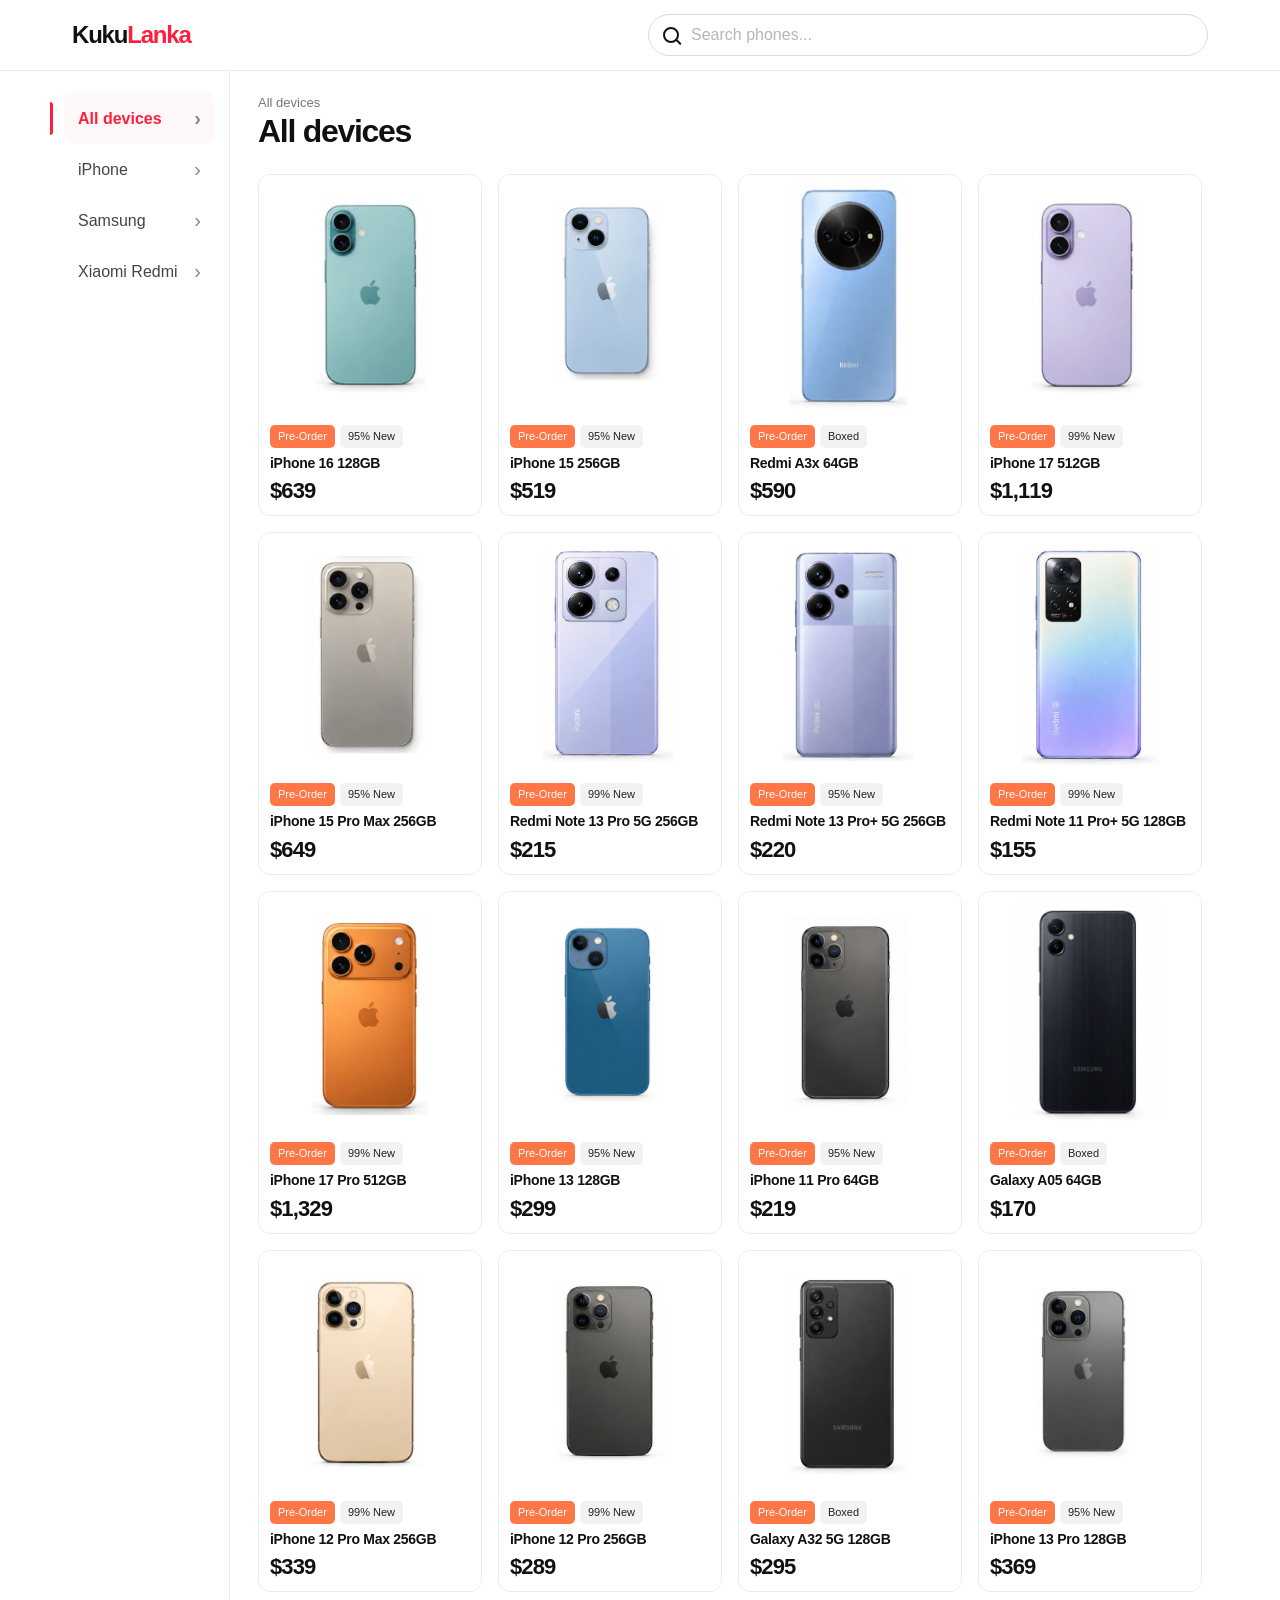
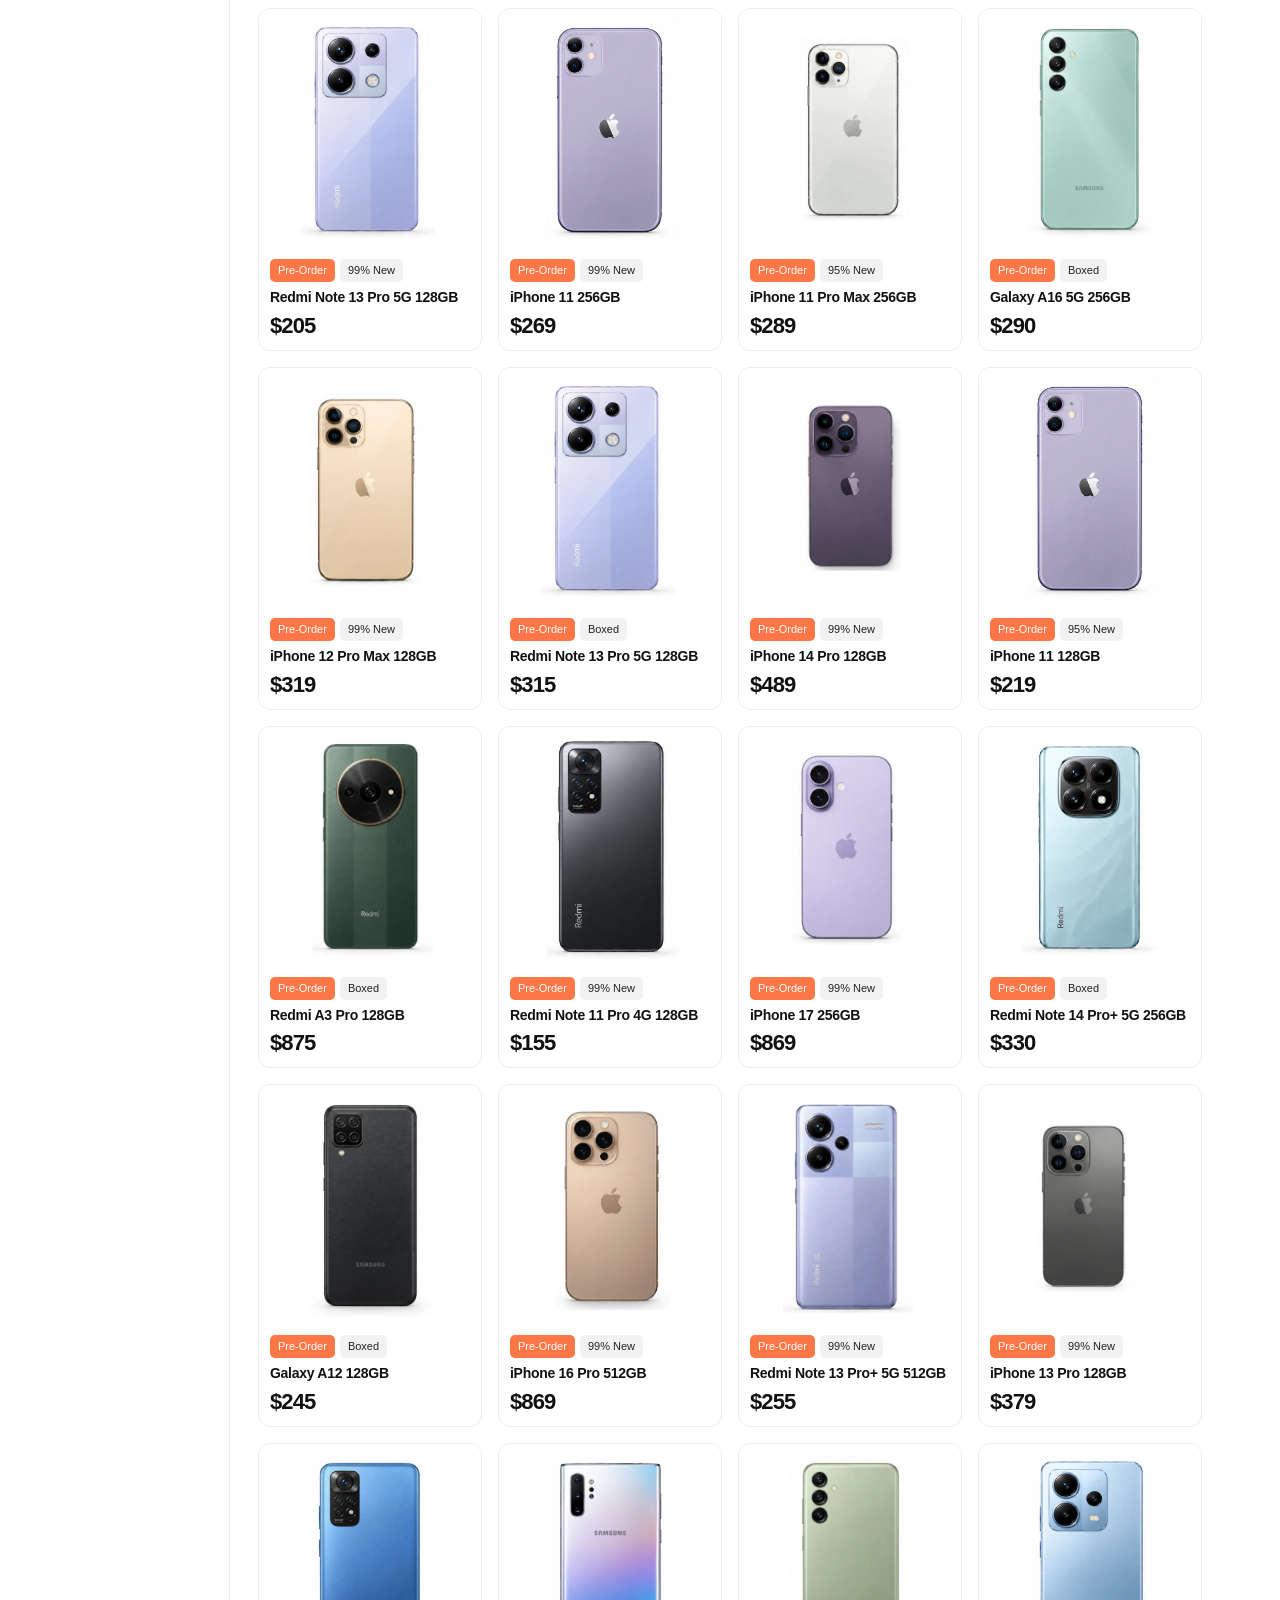
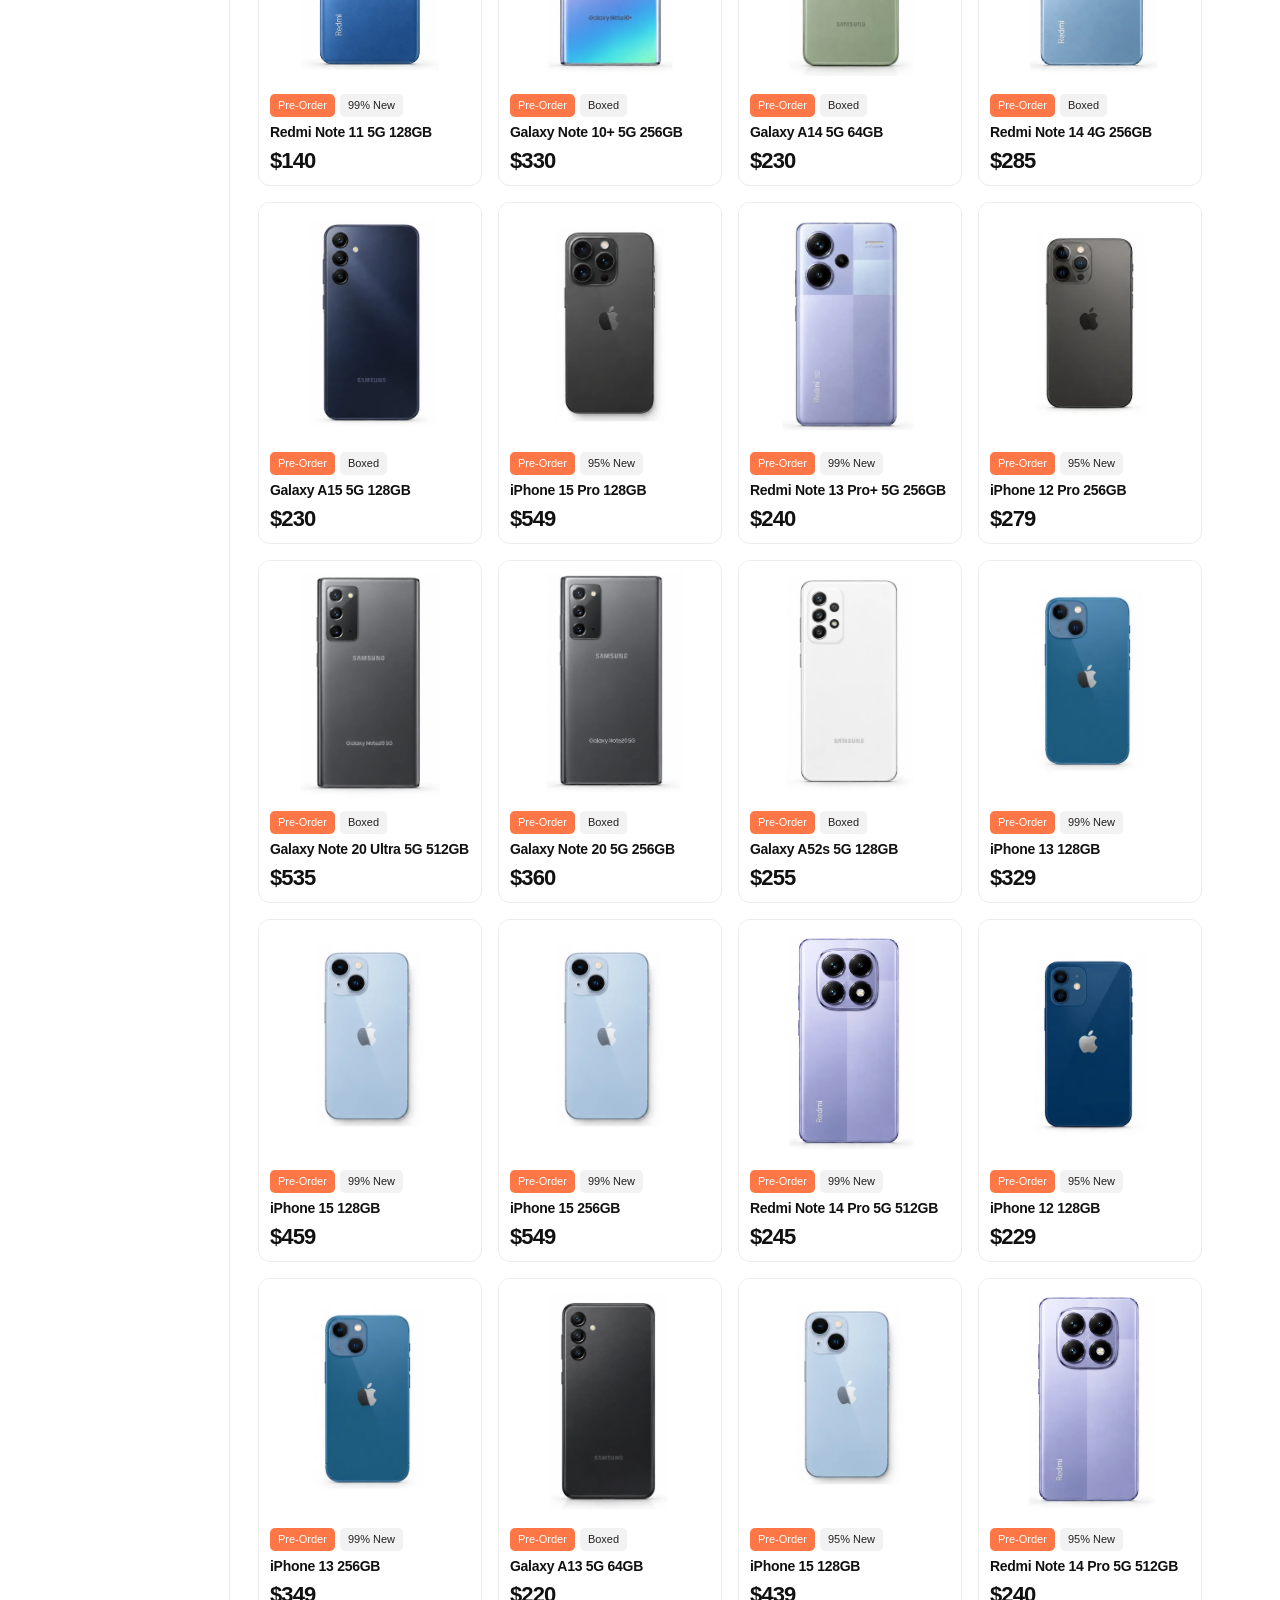
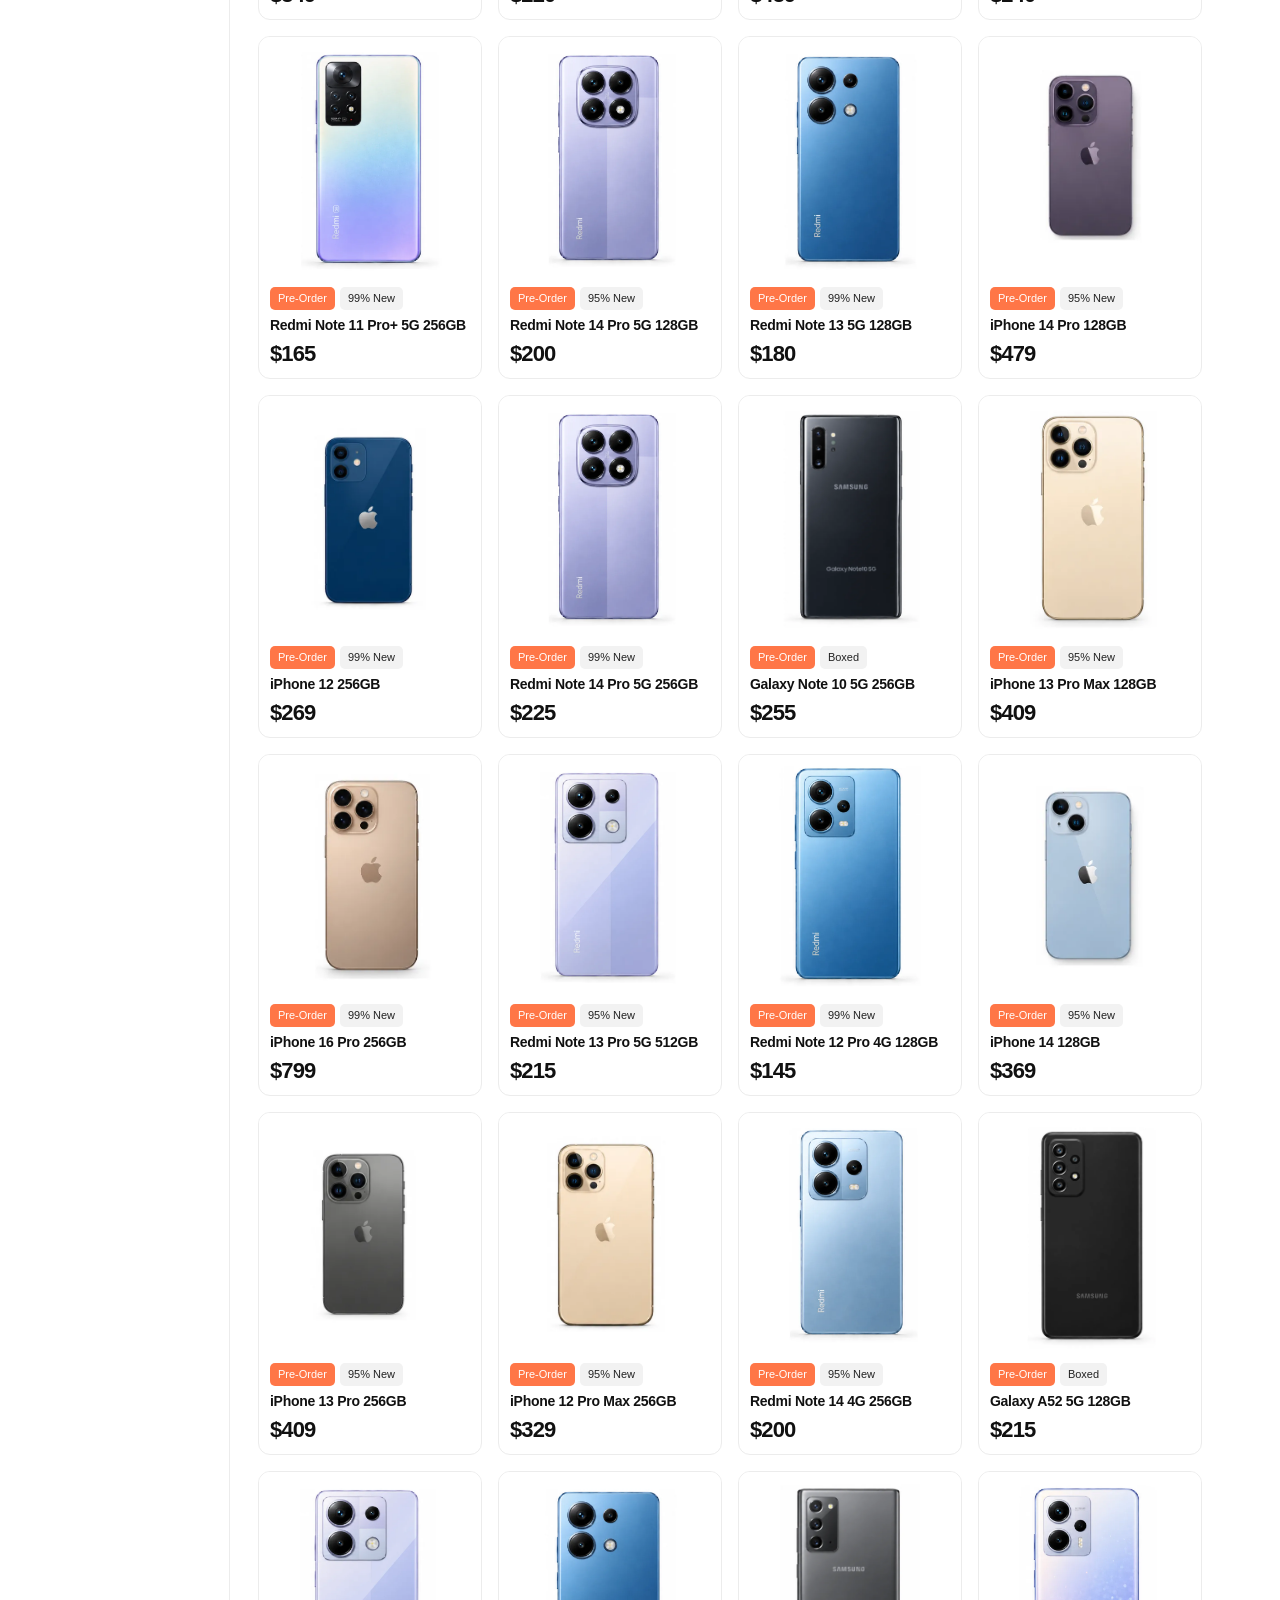
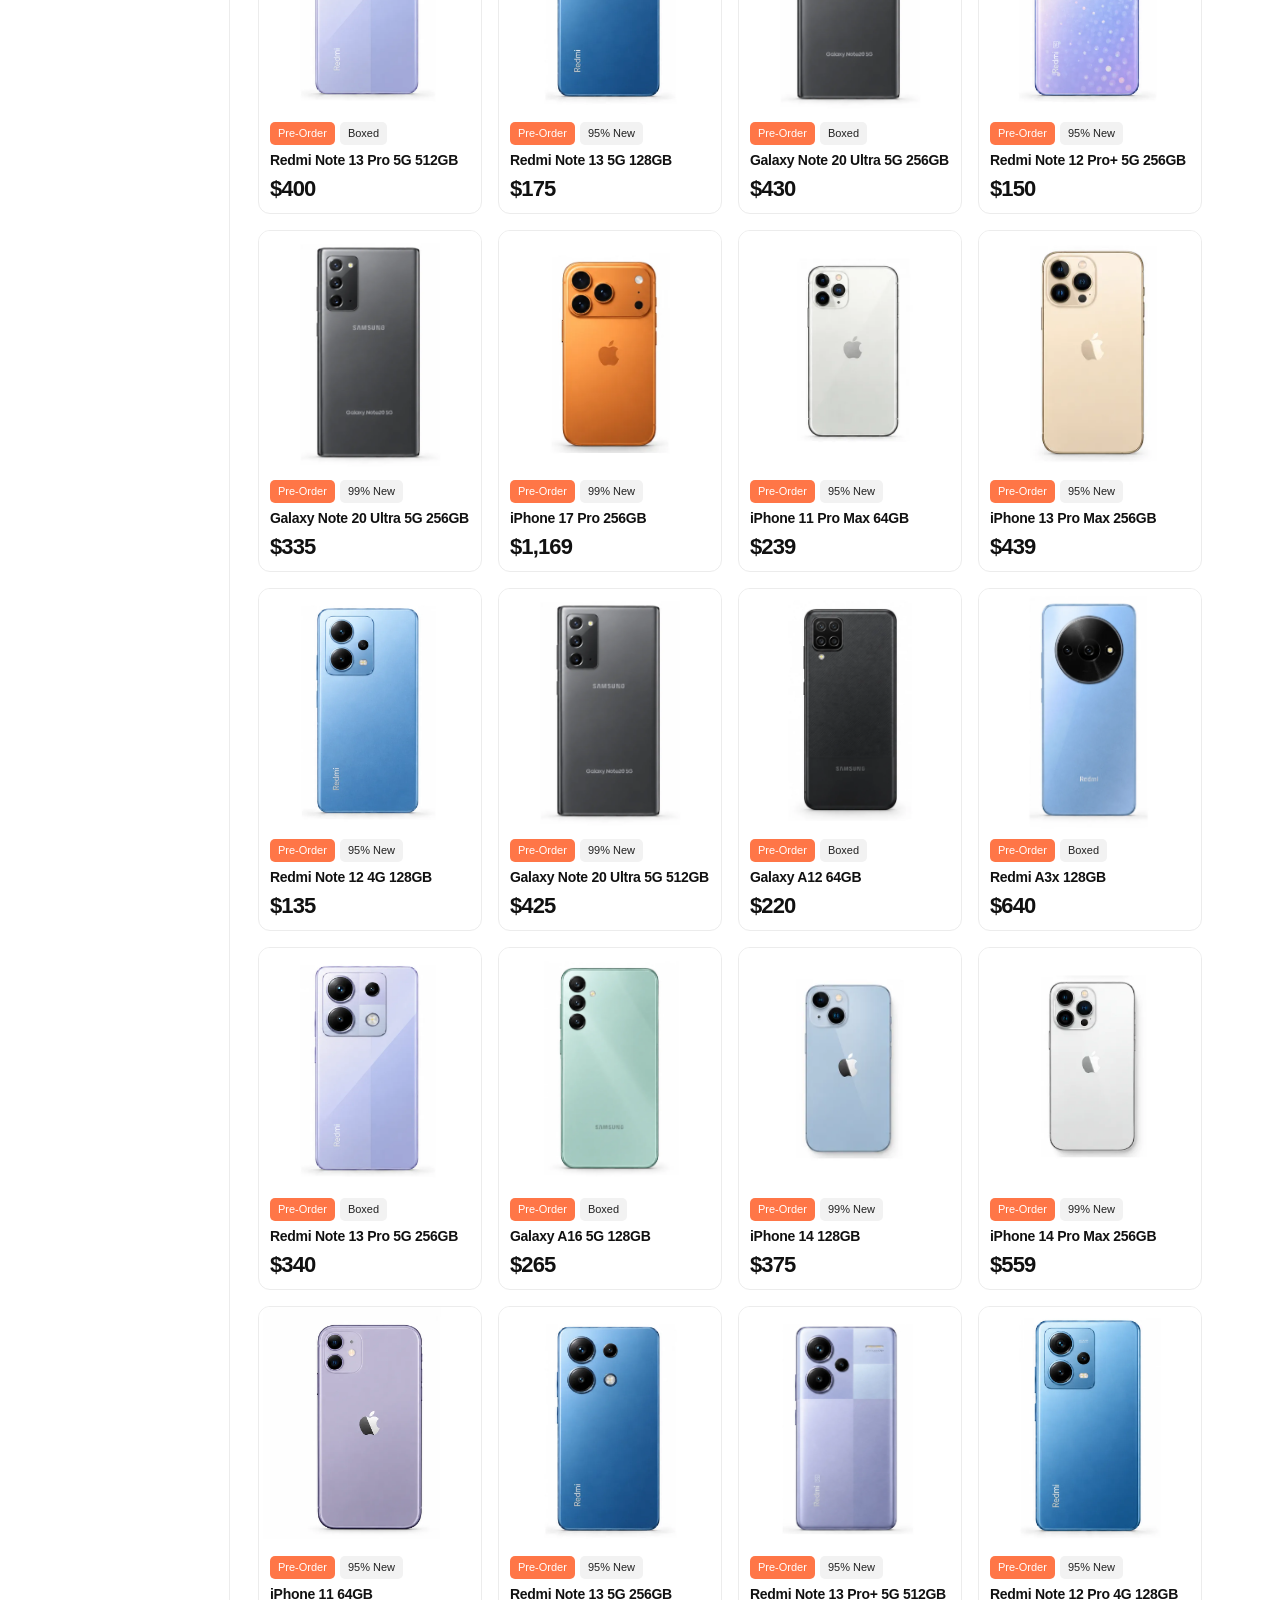
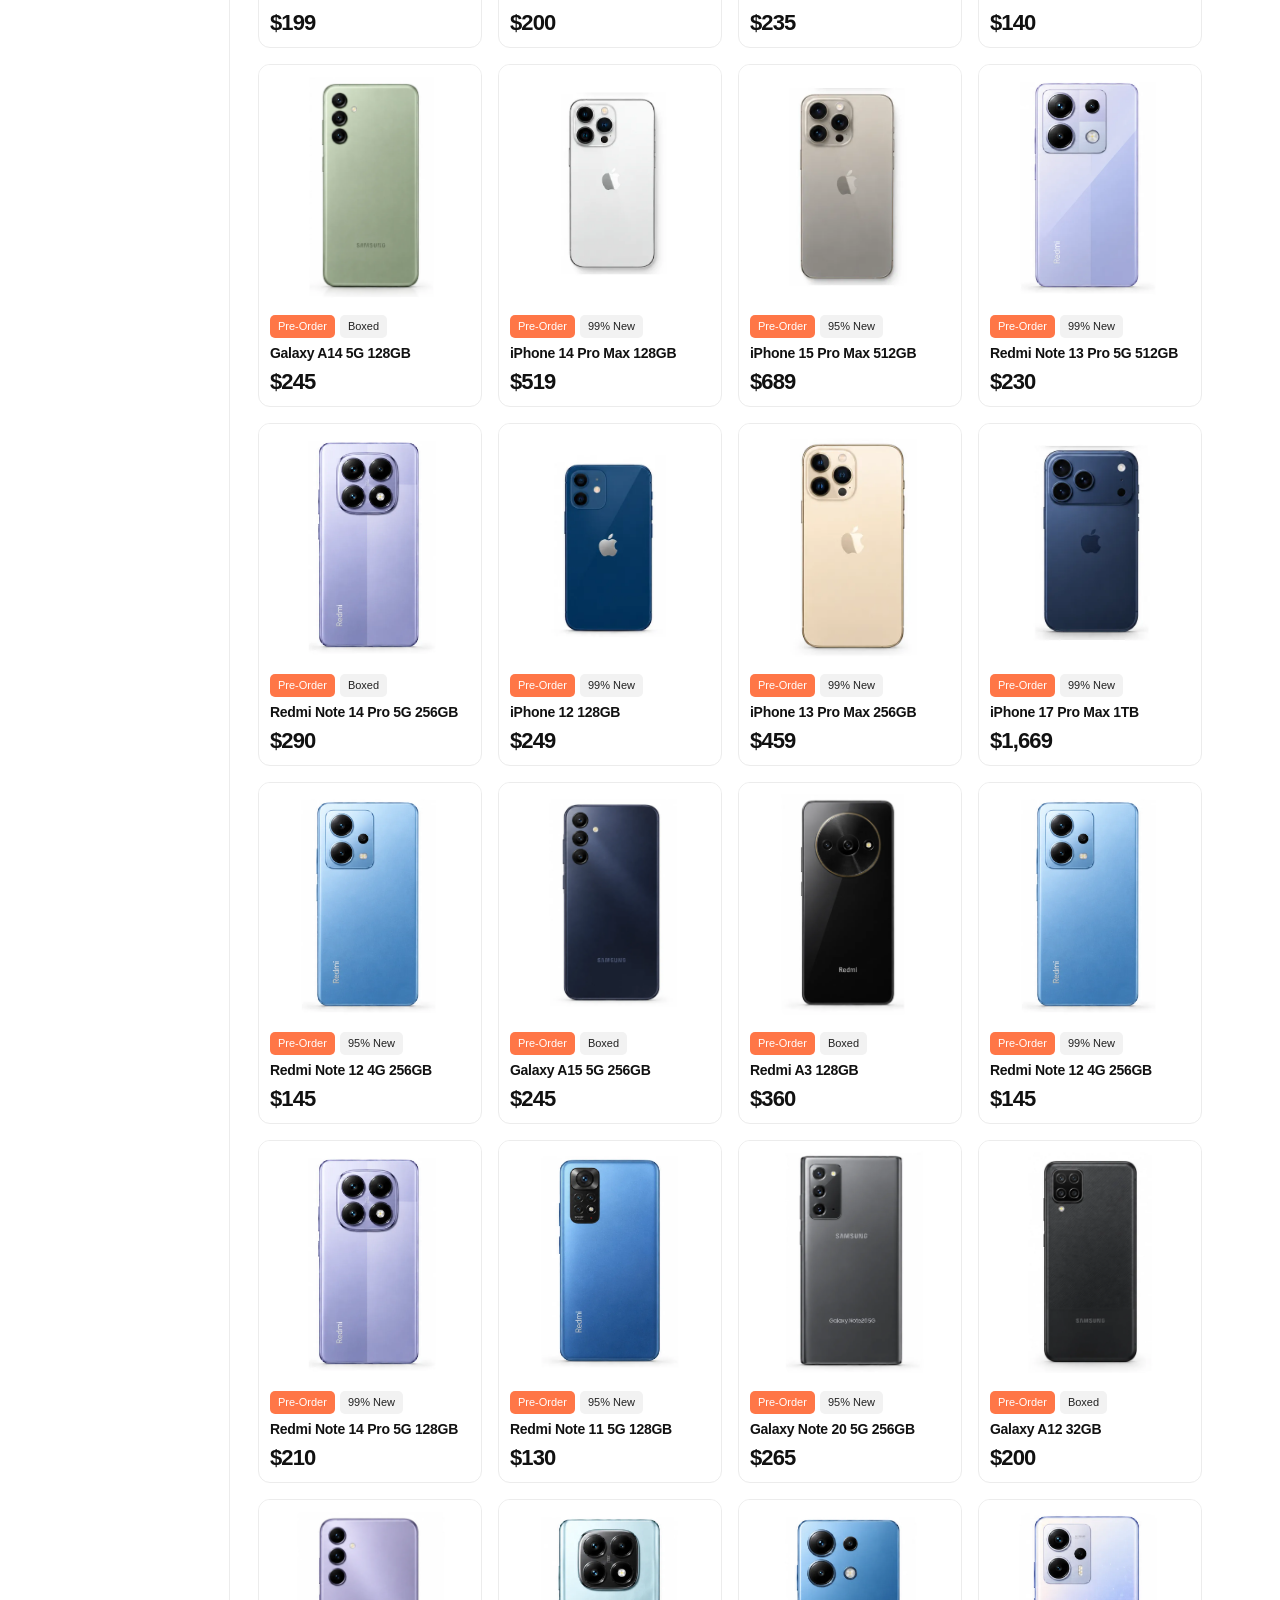
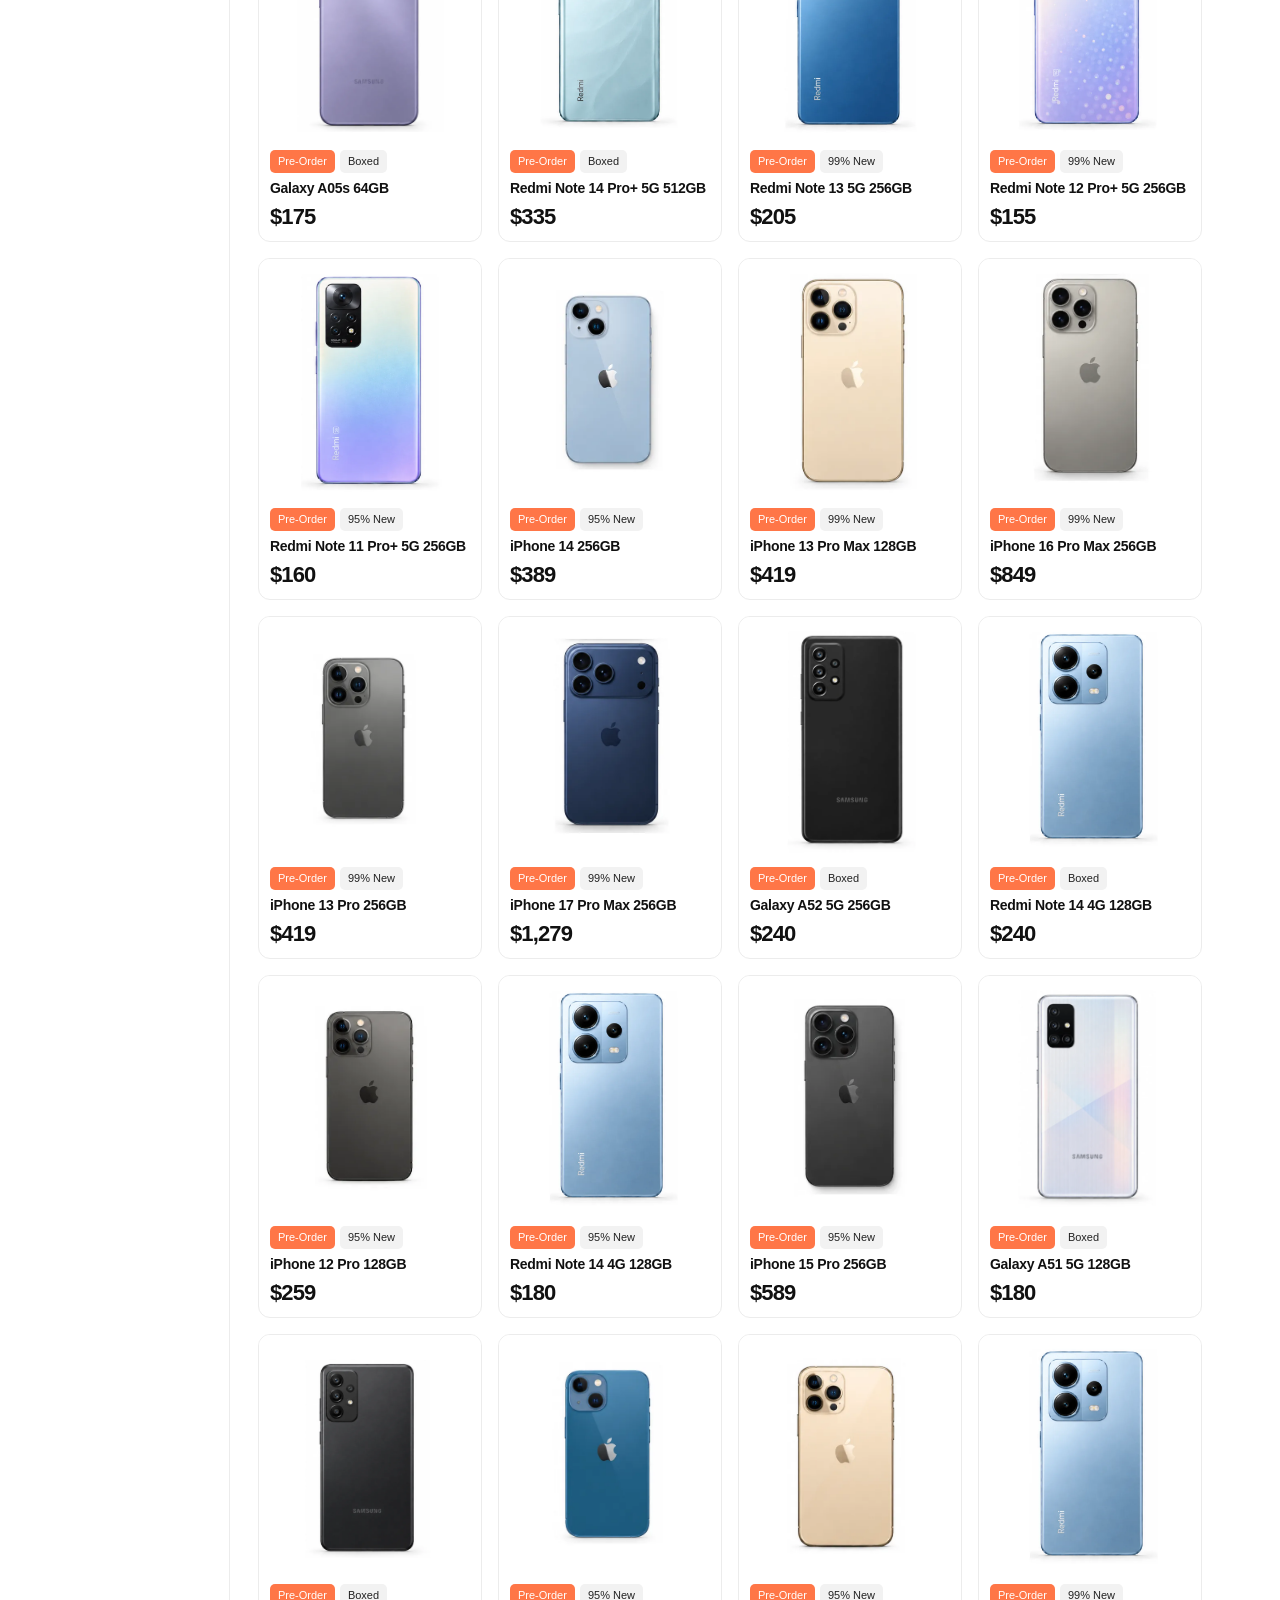
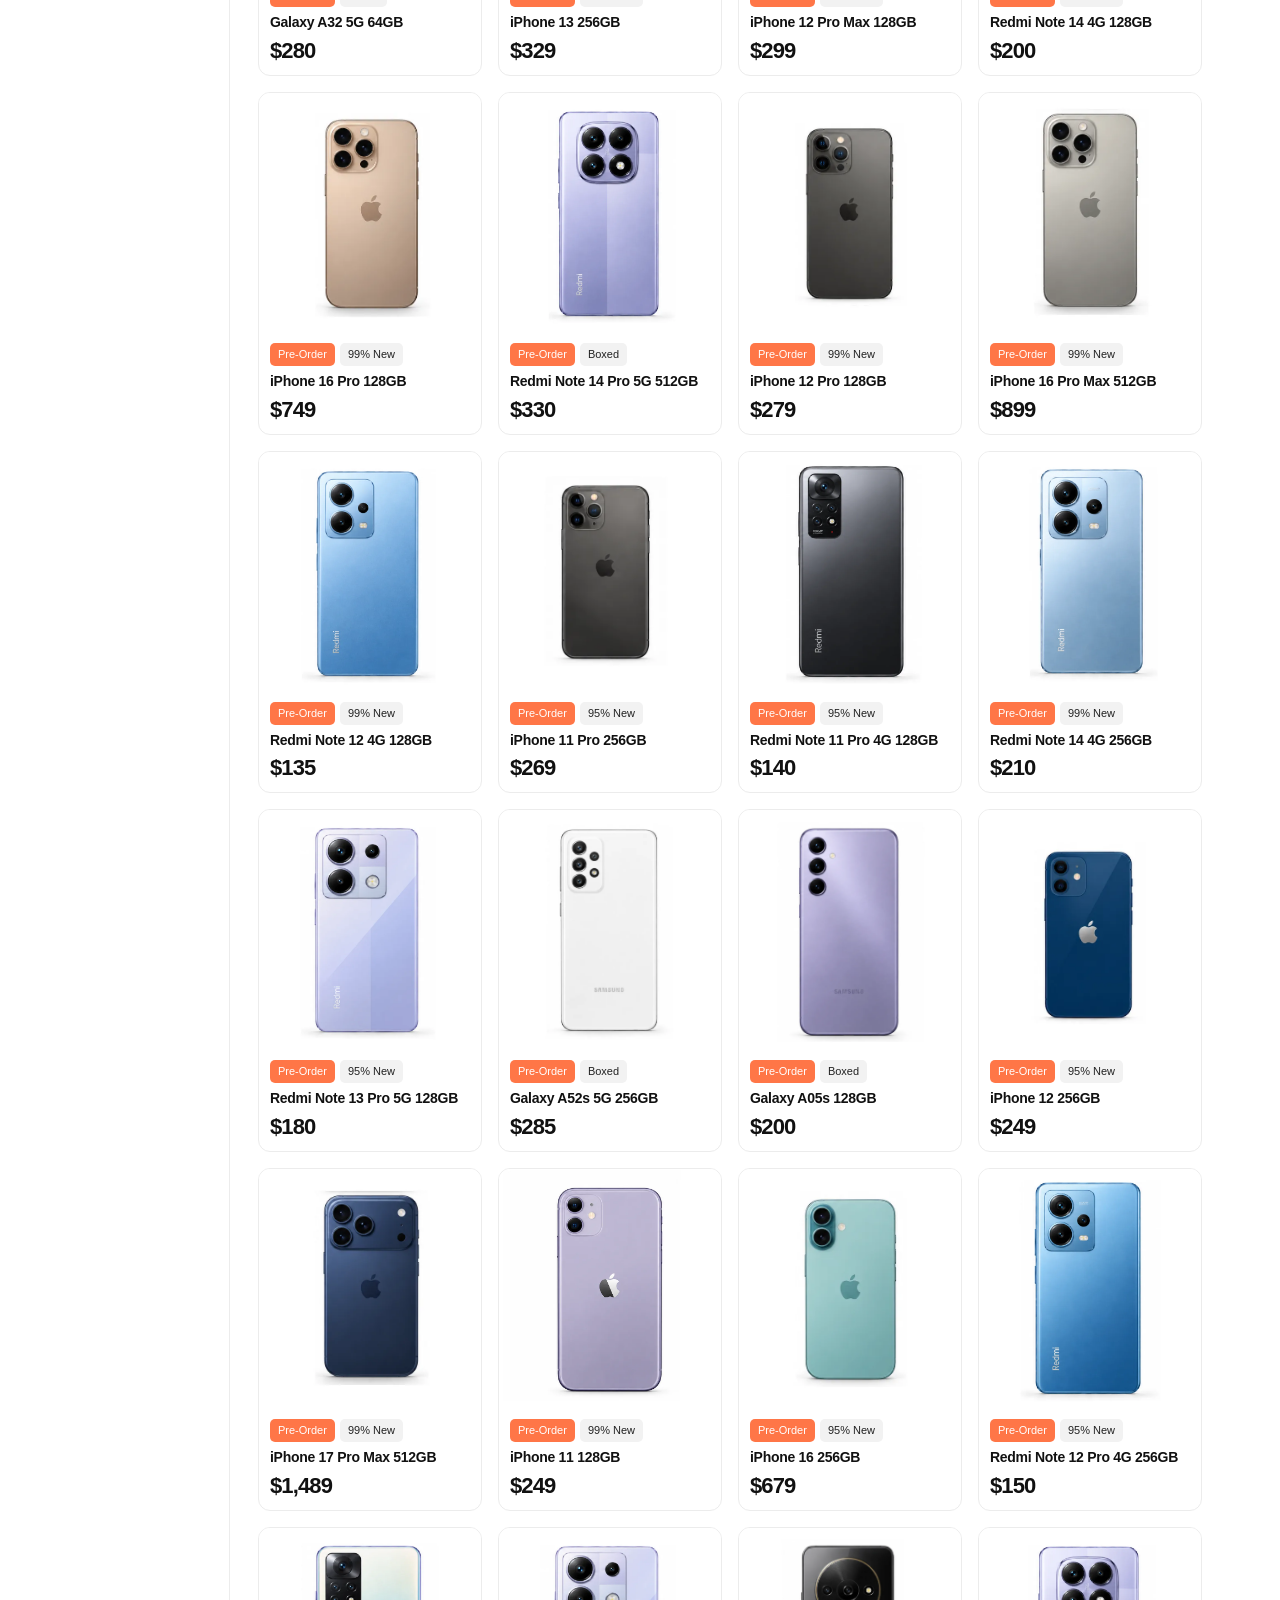
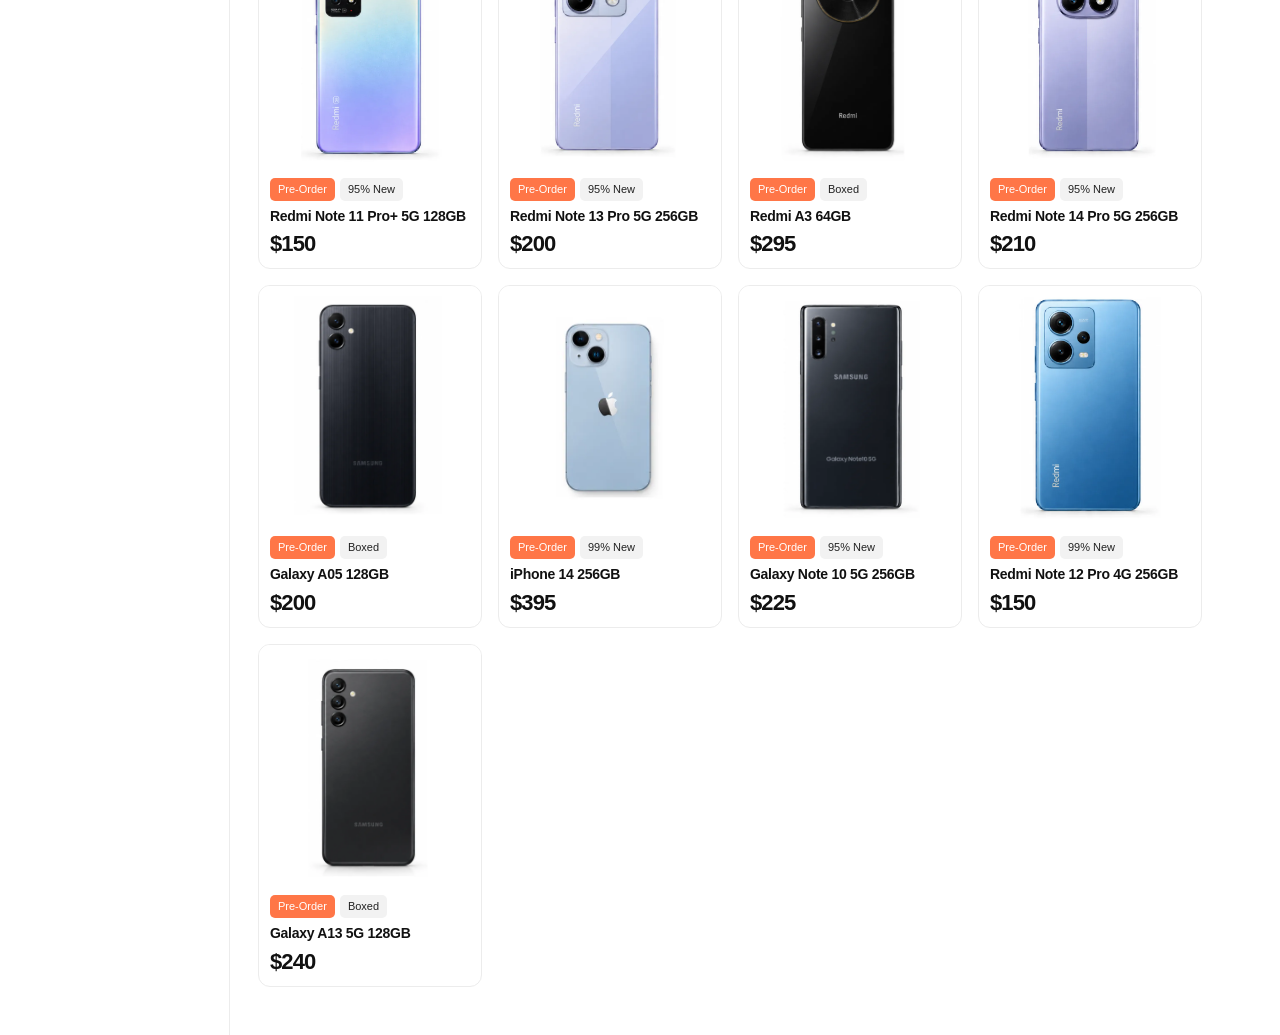
<file: index.html>
<!doctype html>
<html lang="en">
  <head>
    <meta charset="utf-8" />
    <meta name="viewport" content="width=device-width, initial-scale=1" />
    <meta name="theme-color" content="#ffffff" />
    <title>KukuLanka | iPhones, Samsung &amp; Redmi Phones in Zimbabwe</title>
    <meta name="description" content="Shop iPhones, Samsung Galaxy and Xiaomi Redmi phones from KukuLanka in Harare, Zimbabwe. Browse boxed, 99% new and 95% new devices, compare prices and order on WhatsApp.">
    
  <meta name="keywords" content="phones Zimbabwe, phones Harare, iPhone Zimbabwe, Samsung Zimbabwe, Xiaomi Redmi Zimbabwe, buy phones Harare, smartphone prices Zimbabwe, boxed phones Zimbabwe, 99% new phones, 95% new phones, KukuLanka">
  <meta name="robots" content="index, follow, max-image-preview:large">
  <meta name="author" content="KukuLanka">
  <link rel="canonical" href="https://kukulanka.co.zw/">

  <meta property="og:site_name" content="KukuLanka">
  <meta property="og:type" content="website">
  <meta property="og:title" content="KukuLanka | iPhones, Samsung &amp; Redmi Phones in Zimbabwe">
  <meta property="og:description" content="Shop iPhones, Samsung Galaxy and Xiaomi Redmi phones from KukuLanka in Harare, Zimbabwe. Browse boxed, 99% new and 95% new devices, compare prices and order on WhatsApp.">
  <meta property="og:url" content="https://kukulanka.co.zw/">
  <meta property="og:image" content="https://kukulanka.co.zw/assets/brand/logo.png">
  <meta property="og:image:alt" content="KukuLanka logo">
  <meta name="twitter:card" content="summary">
  <meta name="twitter:title" content="KukuLanka | iPhones, Samsung &amp; Redmi Phones in Zimbabwe">
  <meta name="twitter:description" content="Shop iPhones, Samsung Galaxy and Xiaomi Redmi phones from KukuLanka in Harare, Zimbabwe. Browse boxed, 99% new and 95% new devices, compare prices and order on WhatsApp.">
  <meta name="twitter:image" content="https://kukulanka.co.zw/assets/brand/logo.png">

  <link rel="icon" href="assets/brand/favicon.ico" sizes="any">
  <link rel="icon" type="image/png" sizes="32x32" href="assets/brand/favicon-32.png">
  <link rel="apple-touch-icon" sizes="180x180" href="assets/brand/apple-touch-icon.png">
  <link rel="manifest" href="site.webmanifest">
  <link rel="stylesheet" href="css/main.css?v=20261018" />
  
  <script type="application/ld+json">
{
  "@context": "https://schema.org",
  "@type": "Store",
  "name": "KukuLanka",
  "url": "https://kukulanka.co.zw/",
  "logo": "https://kukulanka.co.zw/assets/brand/logo.png",
  "image": "https://kukulanka.co.zw/assets/brand/logo.png",
  "description": "Phone retailer in Harare, Zimbabwe offering iPhone, Samsung Galaxy and Xiaomi Redmi devices.",
  "telephone": "+263715152188",
  "address": {
    "@type": "PostalAddress",
    "streetAddress": "Galaxy Mall, Basement stall 03",
    "addressLocality": "Harare",
    "addressCountry": "ZW"
  },
  "currenciesAccepted": "USD"
}
  </script>
</head>
  <body data-page="home">
    <a class="skip-link" href="#main">Skip to products</a>

    <header class="site-header">
      <div class="header-inner">
        <a class="wordmark" href="index.html" aria-label="KukuLanka home">
          Kuku<span>Lanka</span>
        </a>

        <form class="header-search" data-search-form role="search">
          <span class="search-icon" aria-hidden="true"></span>
          <label class="sr-only" for="home-search">Search phones</label>
          <input
            id="home-search"
            name="q"
            type="search"
            autocomplete="off"
            placeholder="Search phones..."
          />
        </form>
      </div>
    </header>

    <main id="main" class="catalogue-shell home-shell">
      <aside class="brand-sidebar" aria-label="Phone brands">
        <button
          class="brand-side-button is-active"
          type="button"
          data-home-brand="All"
        >
          All devices <span>›</span>
        </button>

        <button class="brand-side-button" type="button" data-home-brand="Apple">
          iPhone <span>›</span>
        </button>

        <button
          class="brand-side-button"
          type="button"
          data-home-brand="Samsung"
        >
          Samsung <span>›</span>
        </button>

        <button
          class="brand-side-button"
          type="button"
          data-home-brand="Xiaomi Redmi"
        >
          Xiaomi Redmi <span>›</span>
        </button>
      </aside>

      <section class="catalogue-main">
        <div class="mobile-brand-tabs" aria-label="Phone brands">
          <button
            class="mobile-brand-tab is-active"
            type="button"
            data-home-brand="All"
          >
            All devices
          </button>

          <button
            class="mobile-brand-tab"
            type="button"
            data-home-brand="Apple"
          >
            iPhone
          </button>

          <button
            class="mobile-brand-tab"
            type="button"
            data-home-brand="Samsung"
          >
            Samsung
          </button>

          <button
            class="mobile-brand-tab"
            type="button"
            data-home-brand="Xiaomi Redmi"
          >
            Xiaomi Redmi
          </button>
        </div>

        <div class="home-title-row">
          <button
            class="mobile-back"
            type="button"
            aria-label="Back"
            onclick="history.back()"
          >
            ‹
          </button>

          <div>
            <p class="eyebrow" id="home-brand-eyebrow">All devices</p>
            <h1 id="home-title">All devices</h1>
          </div>
        </div>

        <div id="home-models" class="model-browser" aria-live="polite"></div>
      </section>
    </main>

    <script src="js/config.js?v=20261018"></script>
    <script src="js/phones.js?v=20261018"></script>
    <script src="js/main.js?v=20261018"></script>
  </body>
</html>
</file>
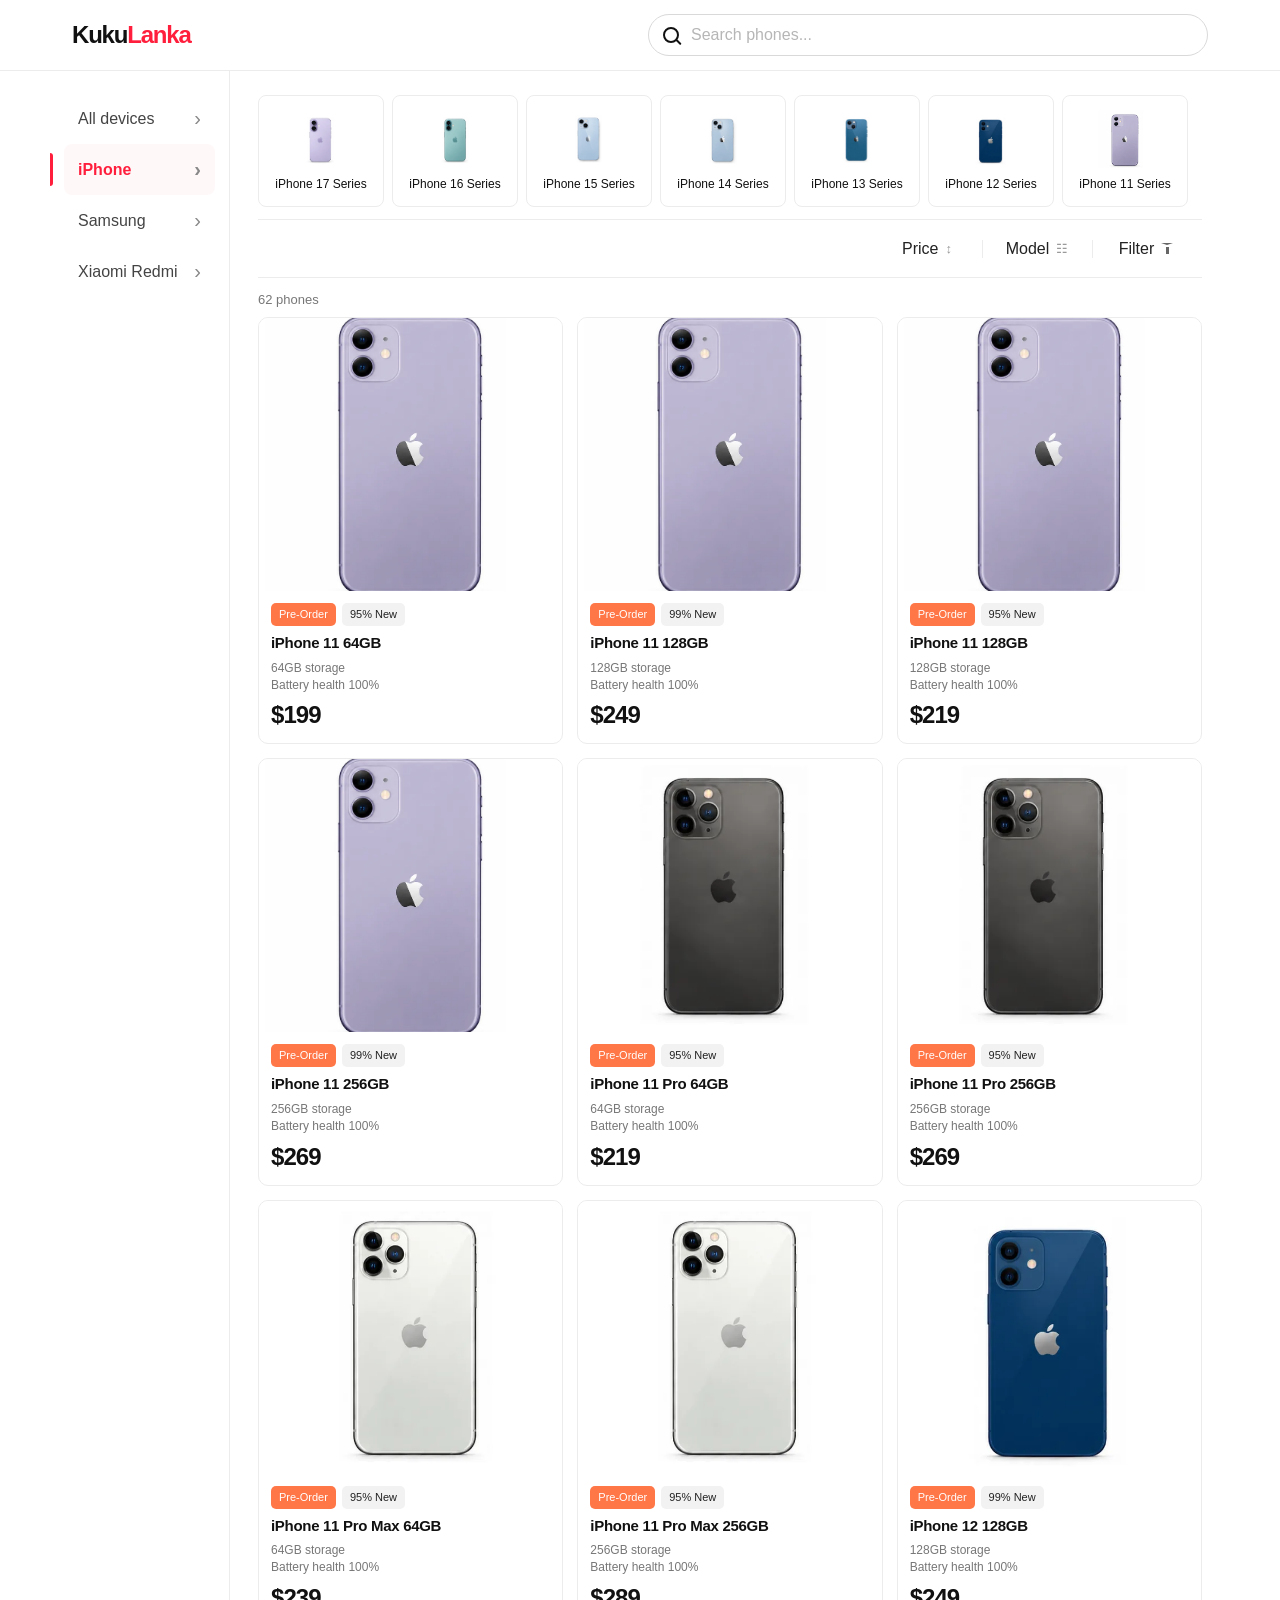
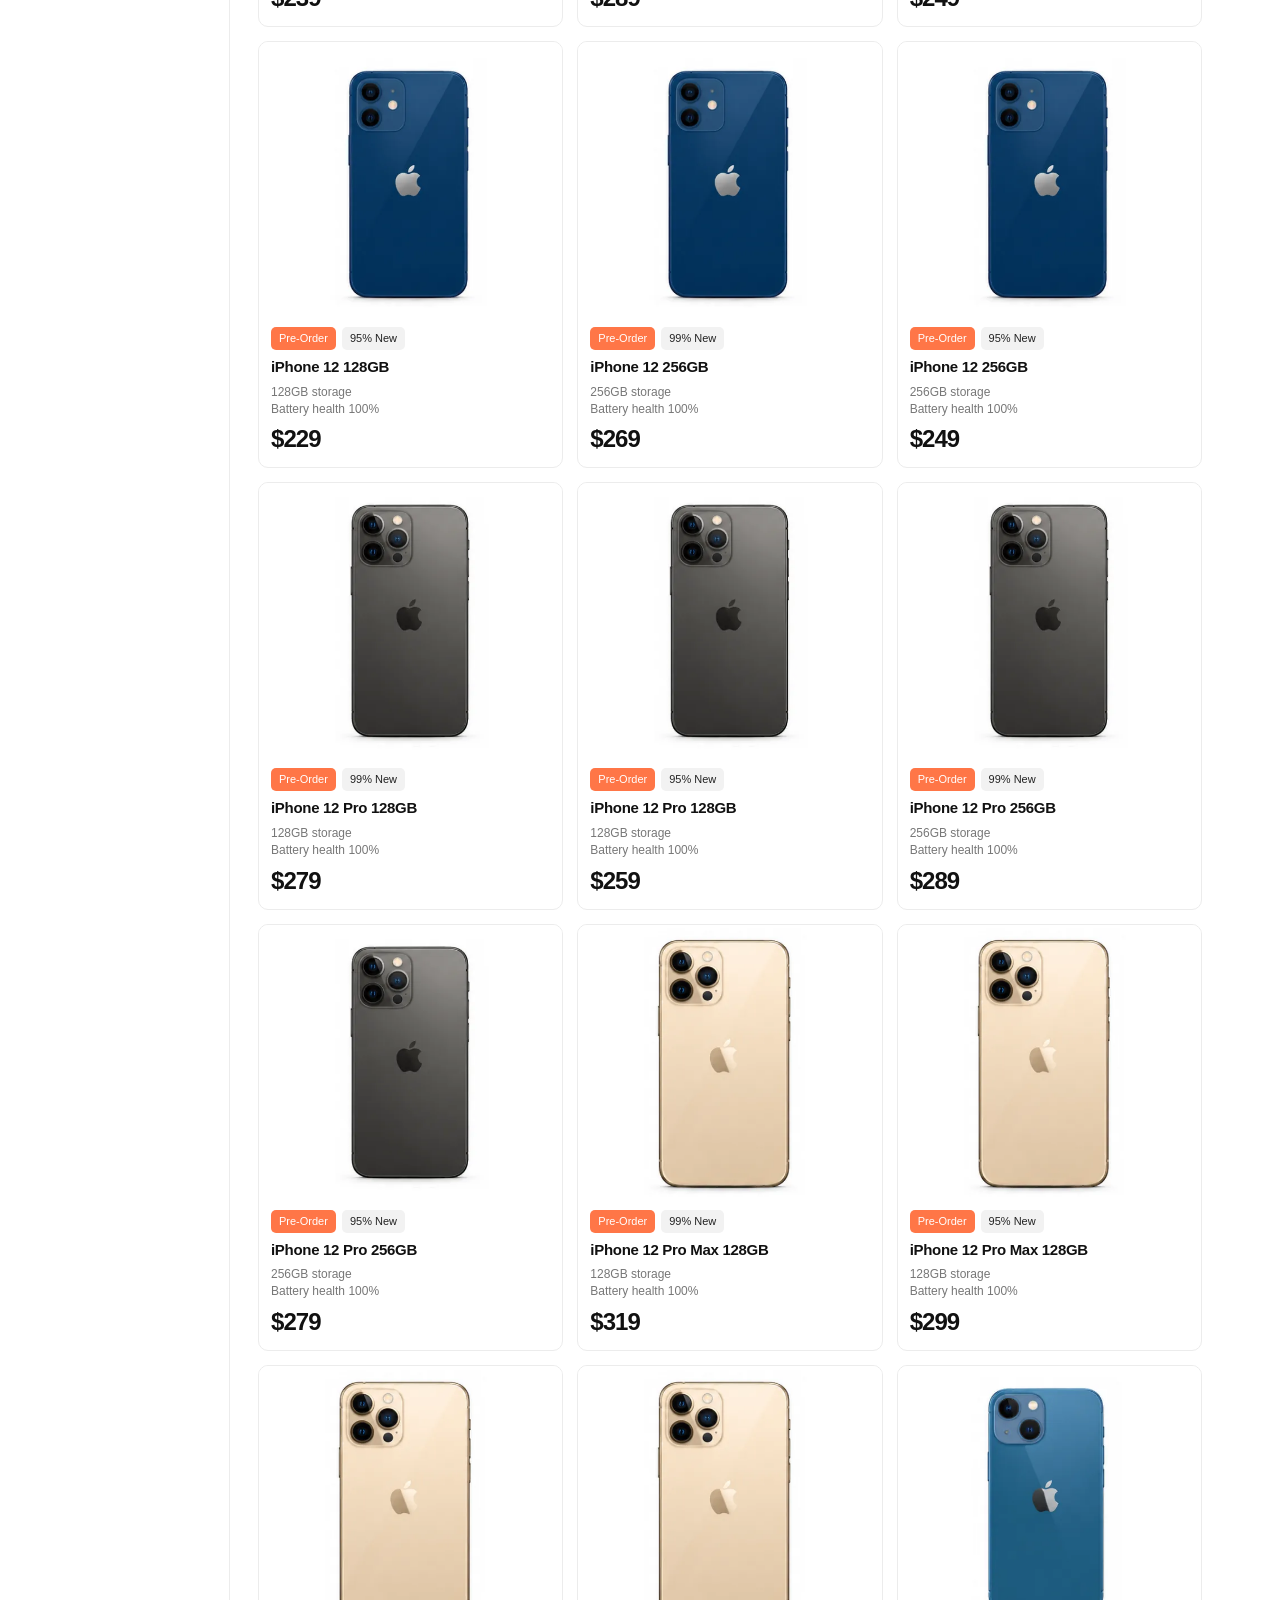
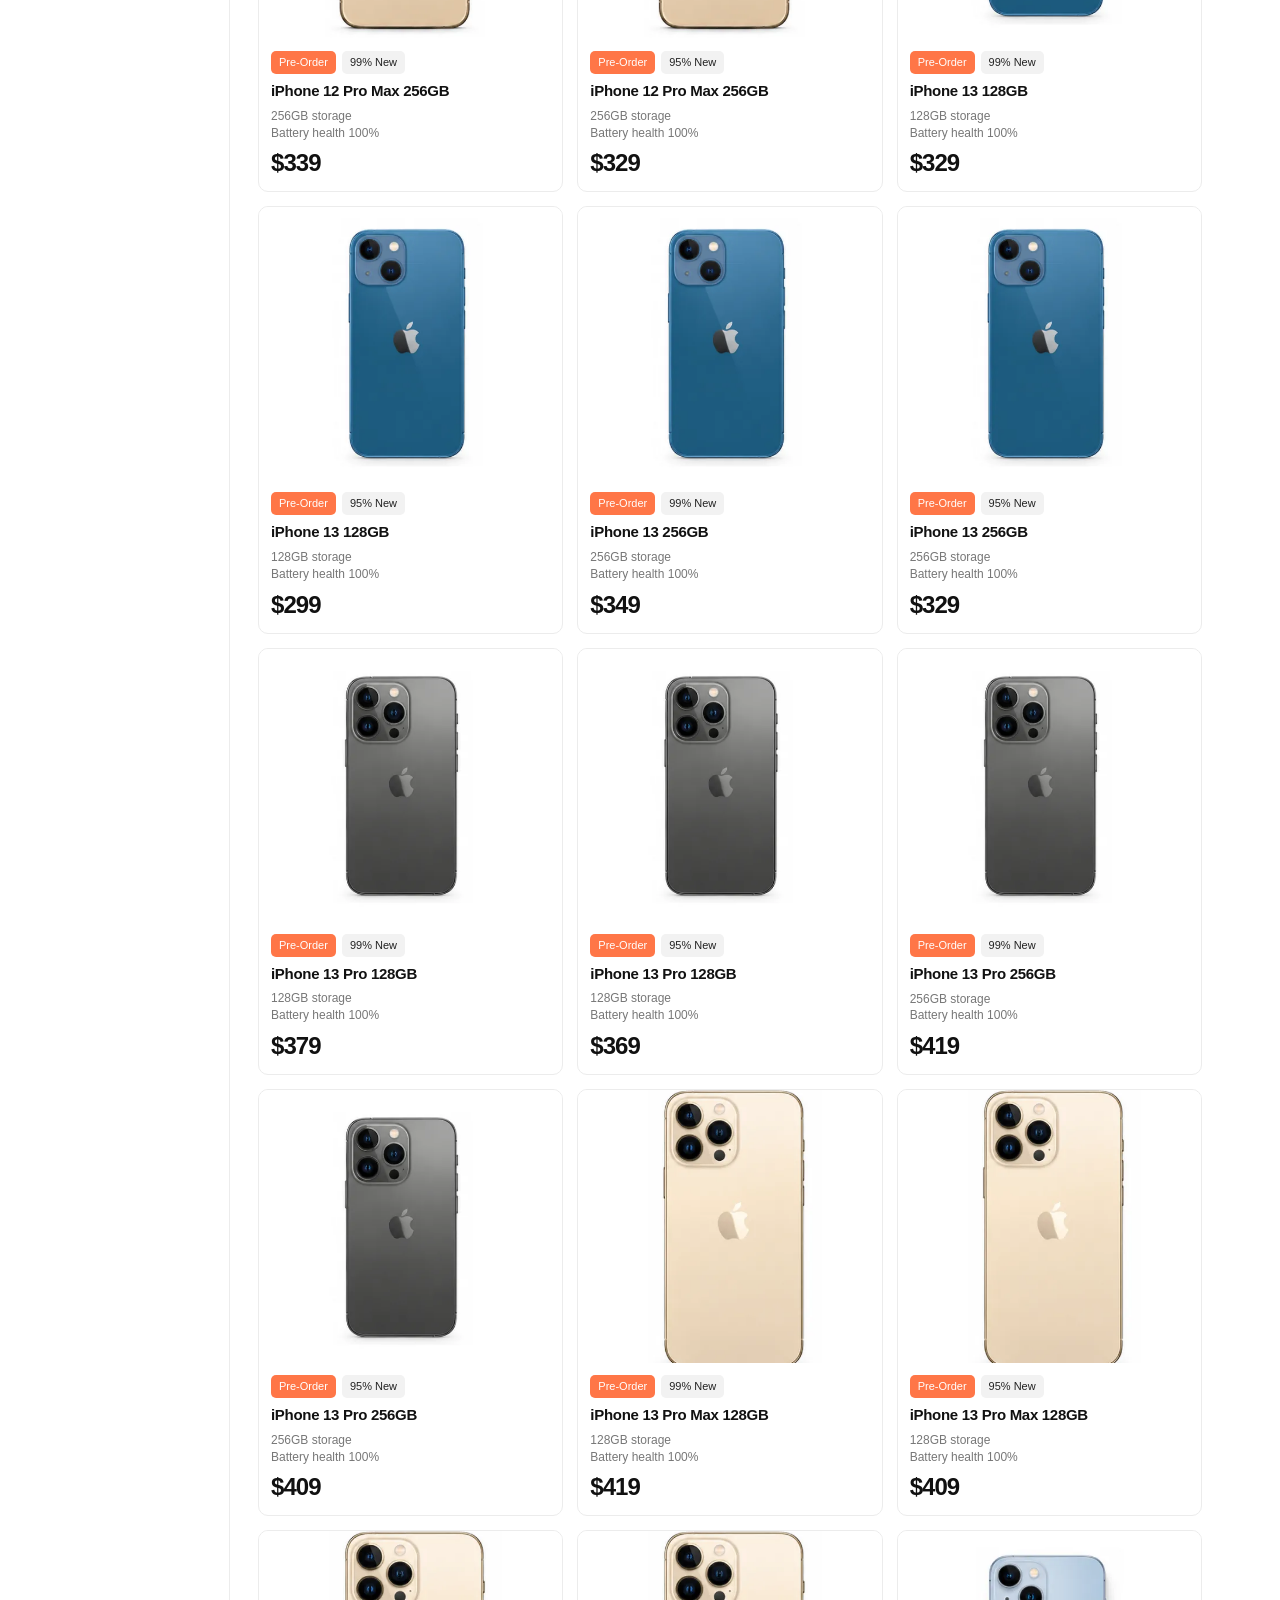
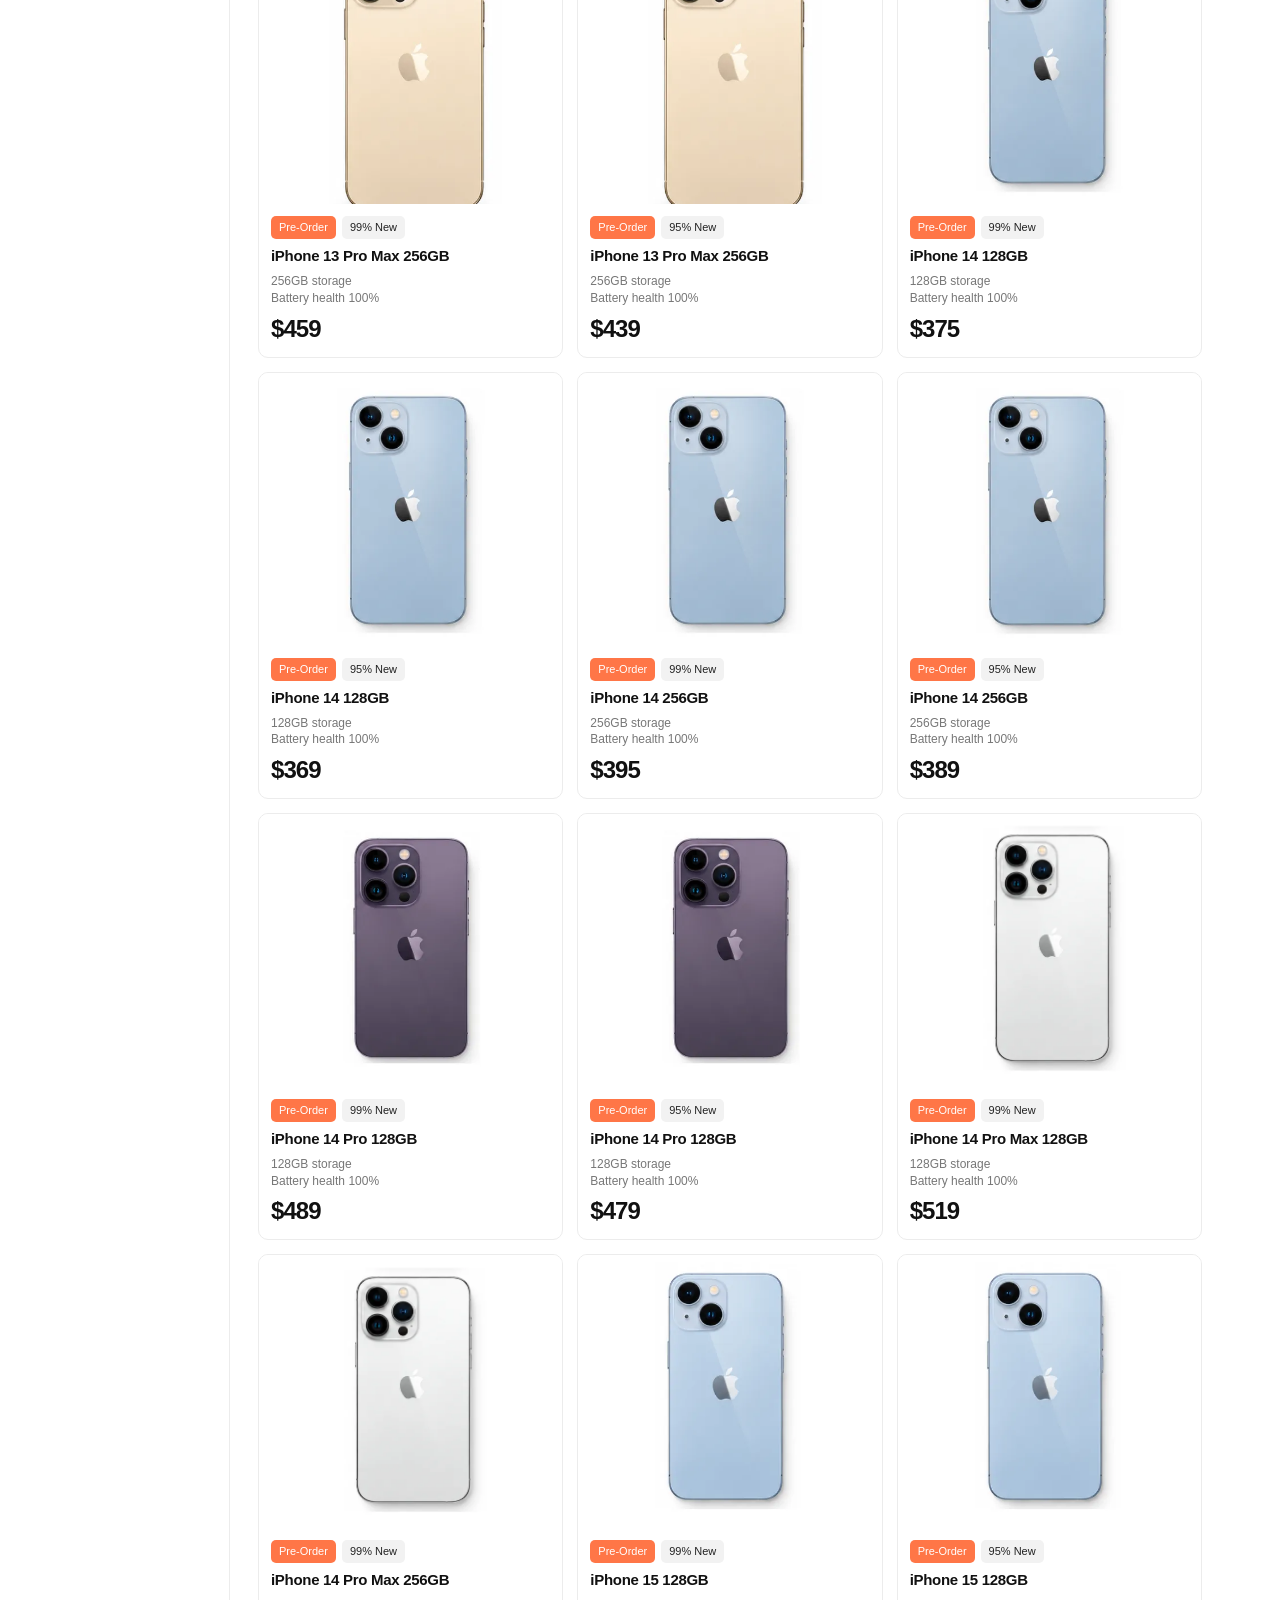
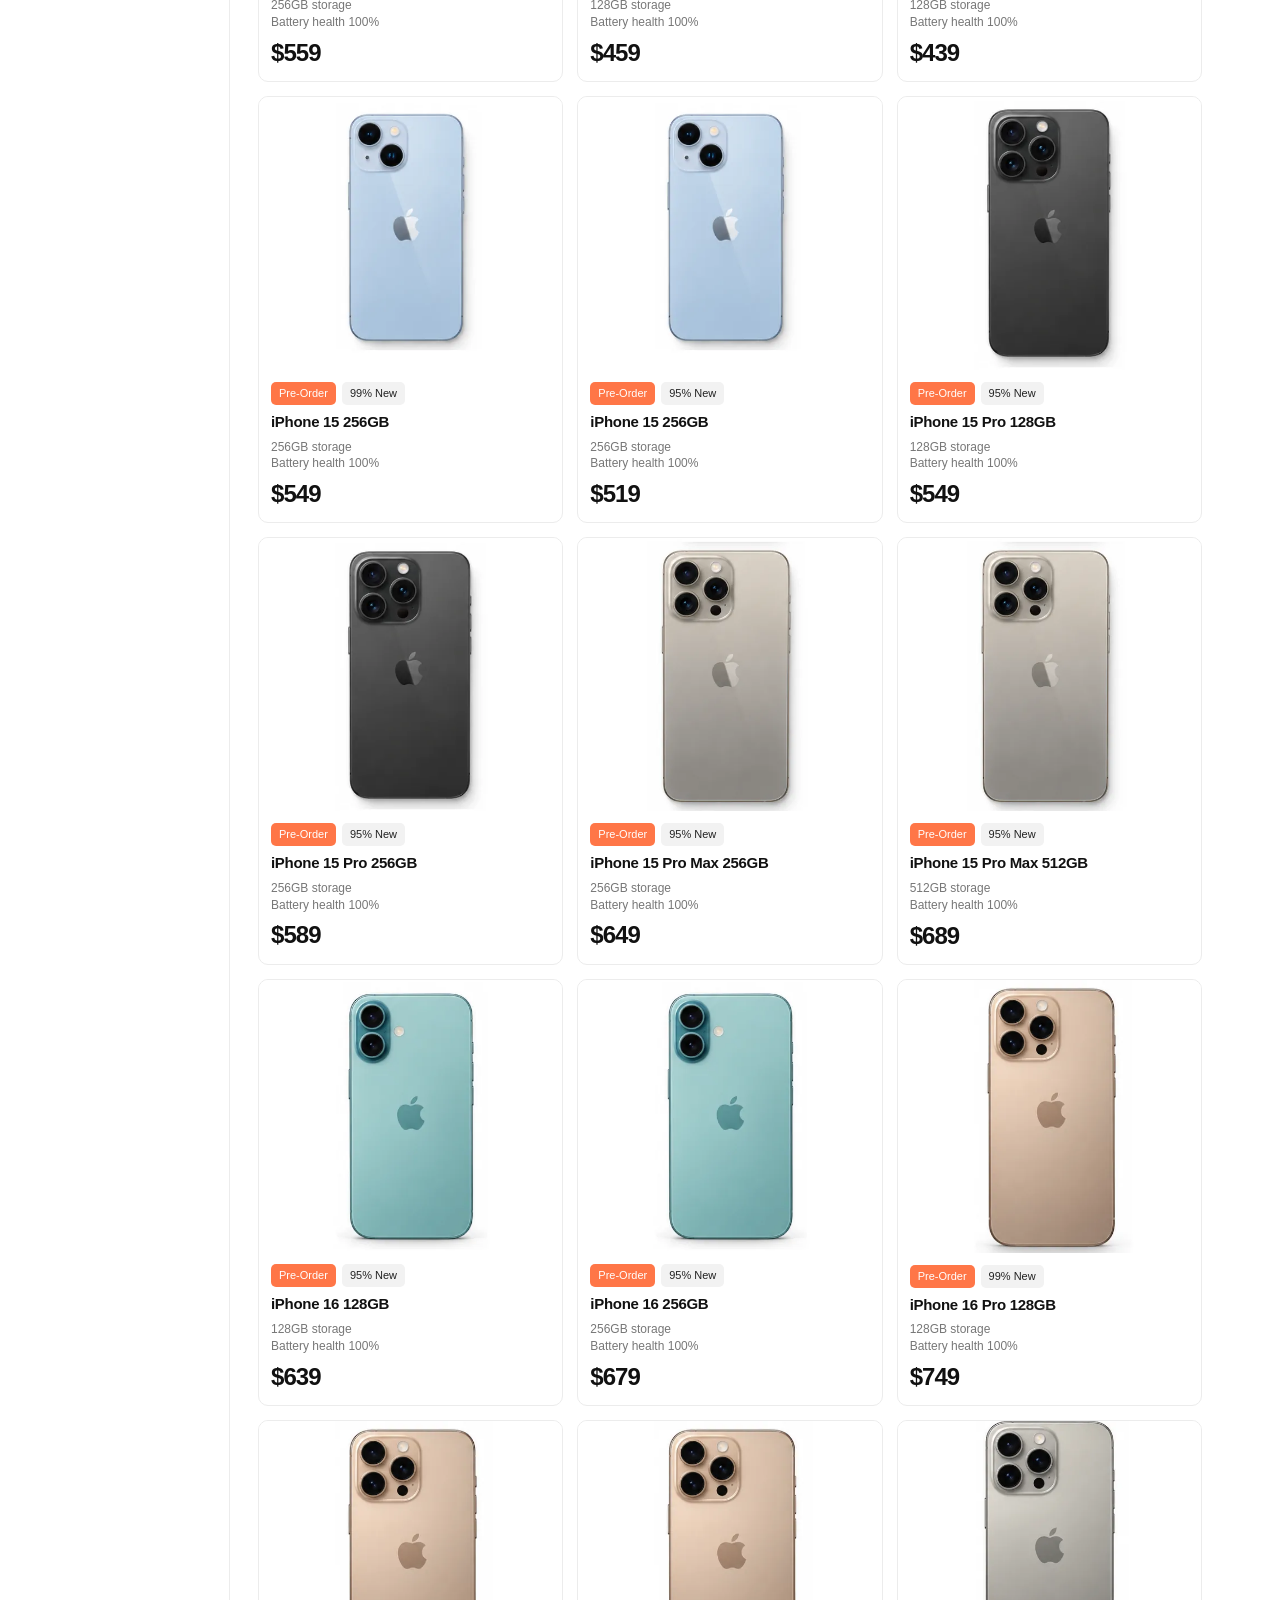
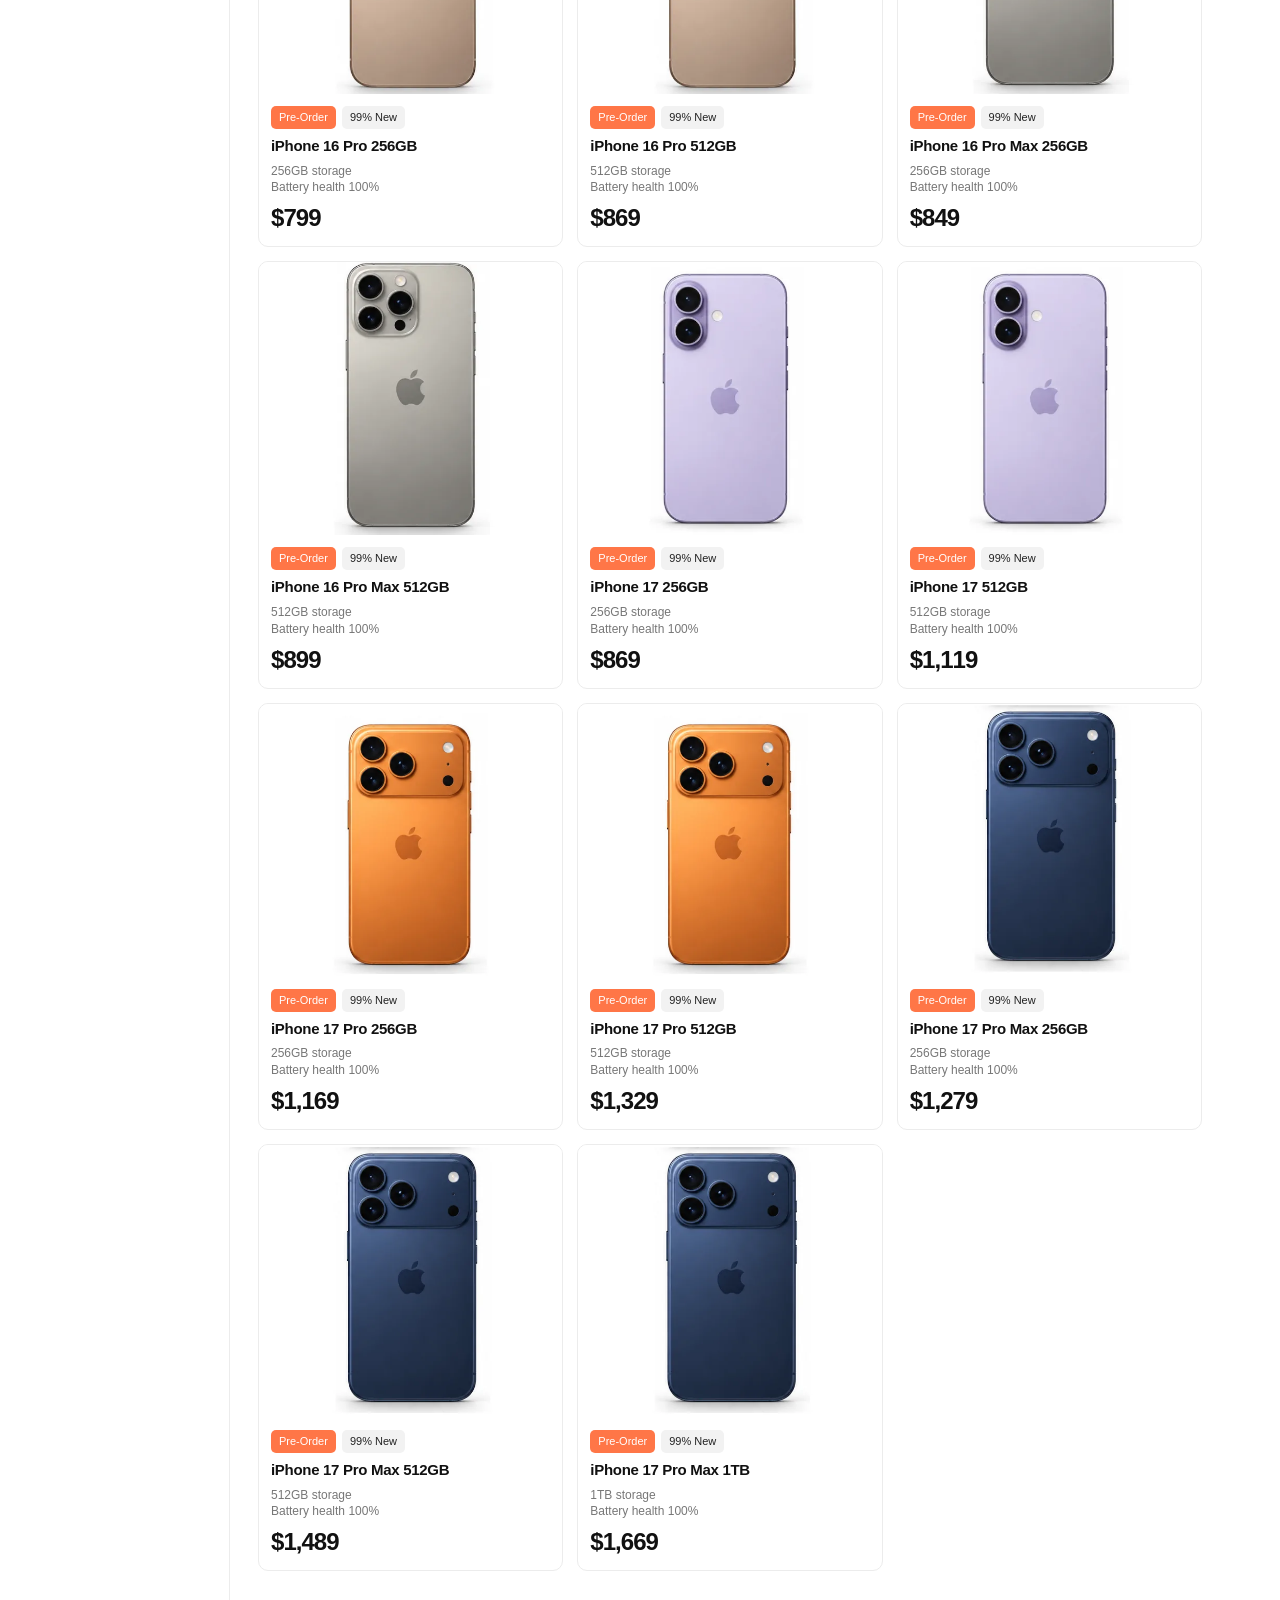
<file: phones.html>
<!doctype html>
<html lang="en">
<head>
  <meta charset="utf-8">
  <meta name="viewport" content="width=device-width, initial-scale=1">
  <meta name="theme-color" content="#ffffff">
  <title>Browse Phones &amp; Prices in Zimbabwe | KukuLanka</title>
  <meta name="description" content="Browse KukuLanka phone prices in Zimbabwe. Search iPhone, Samsung Galaxy and Xiaomi Redmi models by storage, condition and price, then order directly on WhatsApp.">
  
  <meta name="keywords" content="phone prices Zimbabwe, iPhone prices Zimbabwe, Samsung prices Zimbabwe, Redmi prices Zimbabwe, phones Harare, smartphones Zimbabwe, KukuLanka phones">
  <meta name="robots" content="index, follow, max-image-preview:large">
  <meta name="author" content="KukuLanka">
  <link rel="canonical" href="https://kukulanka.co.zw/phones.html">

  <meta property="og:site_name" content="KukuLanka">
  <meta property="og:type" content="website">
  <meta property="og:title" content="Browse Phones &amp; Prices in Zimbabwe | KukuLanka">
  <meta property="og:description" content="Browse KukuLanka phone prices in Zimbabwe. Search iPhone, Samsung Galaxy and Xiaomi Redmi models by storage, condition and price, then order directly on WhatsApp.">
  <meta property="og:url" content="https://kukulanka.co.zw/phones.html">
  <meta property="og:image" content="https://kukulanka.co.zw/assets/brand/logo.png">
  <meta property="og:image:alt" content="KukuLanka logo">
  <meta name="twitter:card" content="summary">
  <meta name="twitter:title" content="Browse Phones &amp; Prices in Zimbabwe | KukuLanka">
  <meta name="twitter:description" content="Browse KukuLanka phone prices in Zimbabwe. Search iPhone, Samsung Galaxy and Xiaomi Redmi models by storage, condition and price, then order directly on WhatsApp.">
  <meta name="twitter:image" content="https://kukulanka.co.zw/assets/brand/logo.png">

  <link rel="icon" href="assets/brand/favicon.ico" sizes="any">
  <link rel="icon" type="image/png" sizes="32x32" href="assets/brand/favicon-32.png">
  <link rel="apple-touch-icon" sizes="180x180" href="assets/brand/apple-touch-icon.png">
  <link rel="manifest" href="site.webmanifest">
  <link rel="stylesheet" href="css/main.css?v=20261018">
</head>
<body data-page="list">
  <a class="skip-link" href="#main">Skip to products</a>

  <header class="site-header">
    <div class="header-inner">
      <a class="wordmark" href="index.html" aria-label="KukuLanka home">Kuku<span>Lanka</span></a>
      <form class="header-search" data-search-form role="search">
        <span class="search-icon" aria-hidden="true"></span>
        <label class="sr-only" for="catalogue-search">Search phones</label>
        <input id="catalogue-search" name="q" type="search" autocomplete="off" placeholder="Search phones...">
      </form>
    </div>
  </header>

  <main id="main" class="catalogue-shell">
    <aside class="brand-sidebar" aria-label="Phone brands">
      <button class="brand-side-button" type="button" data-all-devices>All devices <span>›</span></button>
      <button class="brand-side-button" type="button" data-brand="Apple">iPhone <span>›</span></button>
      <button class="brand-side-button" type="button" data-brand="Samsung">Samsung <span>›</span></button>
      <button class="brand-side-button" type="button" data-brand="Xiaomi Redmi">Xiaomi Redmi <span>›</span></button>
    </aside>

    <section class="catalogue-main">
      <div class="mobile-brand-tabs" aria-label="Phone brands">
        <button class="mobile-brand-tab" type="button" data-all-devices>All devices</button>
        <button class="mobile-brand-tab" type="button" data-brand="Apple">iPhone</button>
        <button class="mobile-brand-tab" type="button" data-brand="Samsung">Samsung</button>
        <button class="mobile-brand-tab" type="button" data-brand="Xiaomi Redmi">Xiaomi Redmi</button>
      </div>

      <div id="series-tabs" class="series-tabs" aria-label="Phone series"></div>

      <div class="catalogue-controls" aria-label="Catalogue controls">
        <button class="control-button" id="price-sort" type="button">Price <span class="sort-mark" aria-hidden="true">↕</span></button>
        <button class="control-button" id="model-button" type="button">Model <span class="model-mark" aria-hidden="true">☷</span></button>
        <button class="control-button" id="filter-button" type="button">Filter <span class="filter-icon" aria-hidden="true"></span><span id="filter-count" class="filter-count" hidden></span></button>
      </div>

      <div class="results-meta"><span id="result-count">0 phones</span></div>
      <div id="phone-results" class="phone-results" aria-live="polite"></div>
    </section>
  </main>

  <div class="modal-layer" id="model-modal" hidden>
    <button class="modal-scrim" type="button" data-close-modal="model-modal" aria-label="Close model selector"></button>
    <section class="sheet model-sheet" role="dialog" aria-modal="true" aria-labelledby="model-sheet-title">
      <div class="sheet-header"><h2 id="model-sheet-title">Choose Model</h2><button class="sheet-close" type="button" data-close-modal="model-modal" aria-label="Close">×</button></div>
      <div class="model-sheet-grid">
        <nav class="model-brand-nav" aria-label="Brands">
          <button type="button" data-model-brand="Apple">iPhone</button>
          <button type="button" data-model-brand="Samsung">Samsung</button>
          <button type="button" data-model-brand="Xiaomi Redmi">Xiaomi Redmi</button>
        </nav>
        <div id="model-sheet-content" class="model-sheet-content"></div>
      </div>
    </section>
  </div>

  <div class="modal-layer" id="filter-modal" hidden>
    <button class="modal-scrim" type="button" data-close-modal="filter-modal" aria-label="Close filters"></button>
    <section class="sheet filter-sheet" role="dialog" aria-modal="true" aria-labelledby="filter-sheet-title">
      <div class="sheet-header"><h2 id="filter-sheet-title">Filter</h2><button class="sheet-close" type="button" data-close-modal="filter-modal" aria-label="Close">×</button></div>
      <div class="filter-layout">
        <nav class="filter-nav" aria-label="Filter sections">
          <button class="is-active" type="button" data-filter-section="storage">Storage</button>
          <button type="button" data-filter-section="battery">Battery Health</button>
        </nav>
        <div class="filter-content">
          <section class="filter-panel is-active" data-filter-panel="storage">
            <h3>Storage</h3>
            <div id="storage-options" class="option-grid"></div>
          </section>
          <section class="filter-panel" data-filter-panel="battery">
            <h3>Battery Health</h3>
            <div class="option-grid">
              <button type="button" data-battery="100">100%</button>
              <button type="button" data-battery="95">95% and above</button>
              <button type="button" data-battery="90">90% and above</button>
            </div>
          </section>
        </div>
      </div>
      <div class="sheet-actions">
        <button class="secondary-action" id="reset-filters" type="button">Reset</button>
        <button class="primary-action" id="apply-filters" type="button">Apply</button>
      </div>
    </section>
  </div>

  <script src="js/config.js?v=20261018"></script>
  <script src="js/phones.js?v=20261018"></script>
  <script src="js/main.js?v=20261018"></script>
</body>
</html>
</file>
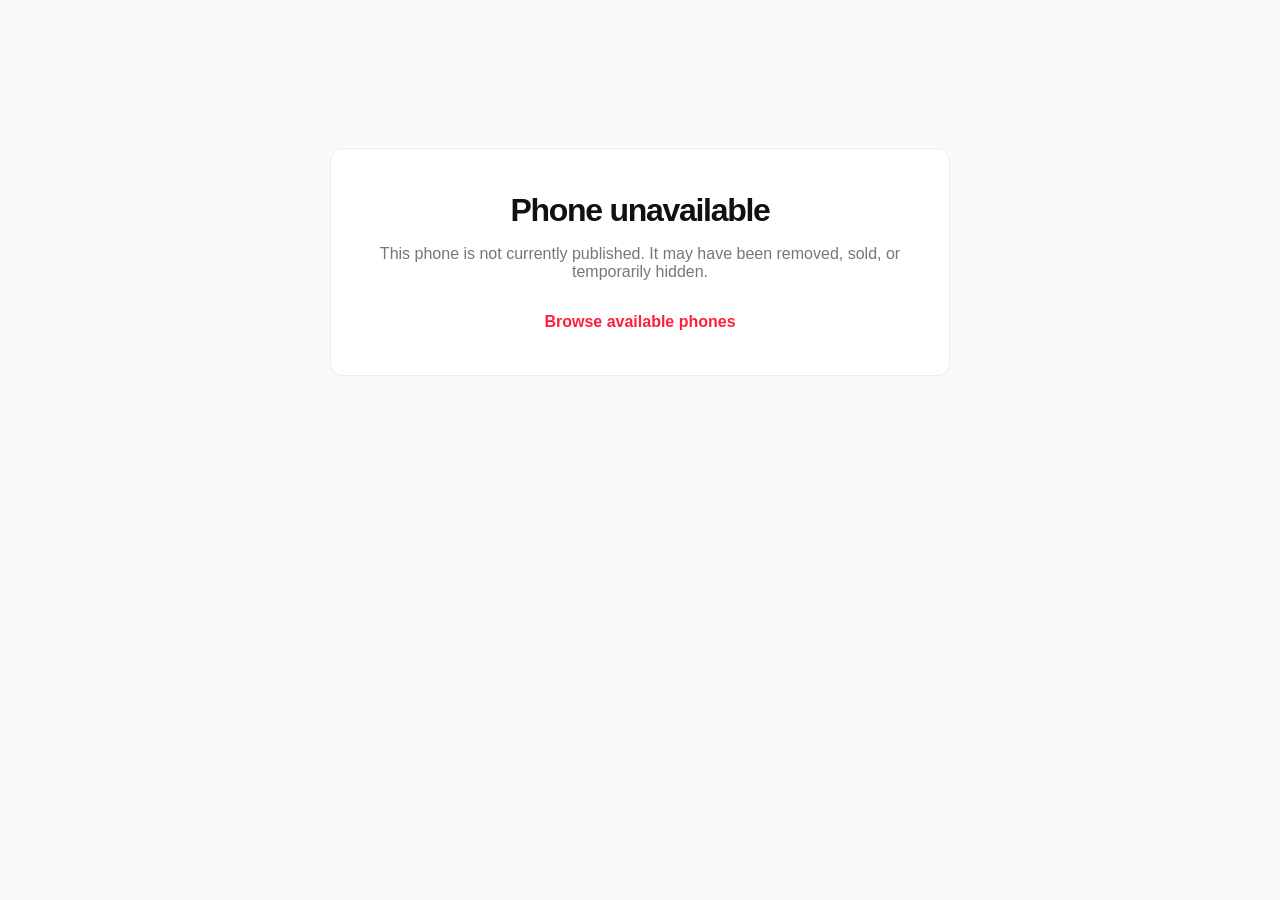
<file: product.html>
<!doctype html>
<html lang="en">
<head>
  <meta charset="utf-8">
  <meta name="viewport" content="width=device-width, initial-scale=1">
  <meta name="theme-color" content="#ffffff">
  <title>Phone Details &amp; Price | KukuLanka Zimbabwe</title>
  <meta name="description" content="View phone specifications, condition, price and availability from KukuLanka in Harare, Zimbabwe, then order directly on WhatsApp.">
  
  <meta name="keywords" content="buy phone Zimbabwe, phone price Harare, iPhone Zimbabwe, Samsung Zimbabwe, Redmi Zimbabwe, KukuLanka">
  <meta name="robots" content="index, follow, max-image-preview:large">
  <meta name="author" content="KukuLanka">
  <link rel="canonical" href="https://kukulanka.co.zw/product.html">

  <meta property="og:site_name" content="KukuLanka">
  <meta property="og:type" content="website">
  <meta property="og:title" content="Phone Details &amp; Price | KukuLanka Zimbabwe">
  <meta property="og:description" content="View phone specifications, condition, price and availability from KukuLanka in Harare, Zimbabwe, then order directly on WhatsApp.">
  <meta property="og:url" content="https://kukulanka.co.zw/product.html">
  <meta property="og:image" content="https://kukulanka.co.zw/assets/brand/logo.png">
  <meta property="og:image:alt" content="KukuLanka logo">
  <meta name="twitter:card" content="summary">
  <meta name="twitter:title" content="Phone Details &amp; Price | KukuLanka Zimbabwe">
  <meta name="twitter:description" content="View phone specifications, condition, price and availability from KukuLanka in Harare, Zimbabwe, then order directly on WhatsApp.">
  <meta name="twitter:image" content="https://kukulanka.co.zw/assets/brand/logo.png">

  <link rel="icon" href="assets/brand/favicon.ico" sizes="any">
  <link rel="icon" type="image/png" sizes="32x32" href="assets/brand/favicon-32.png">
  <link rel="apple-touch-icon" sizes="180x180" href="assets/brand/apple-touch-icon.png">
  <link rel="manifest" href="site.webmanifest">
  <link rel="stylesheet" href="css/main.css?v=20261018">
</head>
<body data-page="product">
  <main id="main" class="product-page">
    <article id="product-view" class="product-view" aria-live="polite"></article>
  </main>
  <script src="js/config.js?v=20261018"></script>
  <script src="js/phones.js?v=20261018"></script>
  <script src="js/main.js?v=20261018"></script>
</body>
</html>
</file>
<file: css/main.css>
:root {
  --bg: #ffffff;
  --surface: #ffffff;
  --surface-soft: #f7f7f7;
  --surface-muted: #f2f2f2;
  --text: #111111;
  --muted: #777777;
  --muted-2: #9b9b9b;
  --border: #ececec;
  --red: #ff1f3d;
  --red-dark: #ea1732;
  --green: #13b968;
  --green-soft: #e7f8ef;
  --orange: #ff7647;
  --orange-soft: #fff0e9;
  --shadow: 0 12px 36px rgba(0, 0, 0, .08);
  --radius: 14px;
  --max: 1180px;
  --ease: 180ms ease;
  font-family: Inter, ui-sans-serif, -apple-system, BlinkMacSystemFont, "Segoe UI", Helvetica, Arial, sans-serif;
  color: var(--text);
  background: var(--bg);
}

* { box-sizing: border-box; }
html { scroll-behavior: smooth; }
body { margin: 0; min-width: 320px; background: var(--bg); color: var(--text); }
button, input { font: inherit; }
button { color: inherit; }
a { color: inherit; text-decoration: none; }
img { max-width: 100%; display: block; }
[hidden] { display: none !important; }

.sr-only {
  position: absolute !important;
  width: 1px !important;
  height: 1px !important;
  padding: 0 !important;
  margin: -1px !important;
  overflow: hidden !important;
  clip: rect(0,0,0,0) !important;
  white-space: nowrap !important;
  border: 0 !important;
}

.skip-link {
  position: fixed;
  z-index: 1000;
  top: 8px;
  left: 8px;
  padding: 10px 14px;
  background: #111;
  color: #fff;
  border-radius: 8px;
  transform: translateY(-150%);
}
.skip-link:focus { transform: translateY(0); }

.site-header {
  position: sticky;
  z-index: 30;
  top: 0;
  background: rgba(255,255,255,.96);
  border-bottom: 1px solid var(--border);
  backdrop-filter: blur(12px);
}
.header-inner {
  max-width: var(--max);
  min-height: 70px;
  margin: 0 auto;
  padding: 12px 22px;
  display: grid;
  grid-template-columns: 150px minmax(260px, 520px) 1fr;
  gap: 22px;
  align-items: center;
}
.wordmark {
  font-size: 24px;
  font-weight: 800;
  letter-spacing: -1.2px;
  white-space: nowrap;
}
.wordmark span { color: var(--red); }
.header-search {
  width: 100%;
  display: flex;
  align-items: center;
  gap: 10px;
  height: 42px;
  padding: 0 14px;
  border: 1px solid #d9d9d9;
  border-radius: 999px;
  background: #fff;
  transition: border-color var(--ease), box-shadow var(--ease);
}
.header-search:focus-within {
  border-color: #111;
  box-shadow: 0 0 0 3px rgba(0,0,0,.05);
}
.header-search input {
  min-width: 0;
  flex: 1;
  border: 0;
  outline: 0;
  background: transparent;
  color: #111;
}
.header-search input::placeholder { color: #b6b6b6; }
.search-icon {
  width: 16px;
  height: 16px;
  border: 2px solid #111;
  border-radius: 50%;
  position: relative;
  flex: 0 0 auto;
}
.search-icon::after {
  content: "";
  position: absolute;
  width: 7px;
  height: 2px;
  right: -5px;
  bottom: -2px;
  background: #111;
  transform: rotate(45deg);
  border-radius: 2px;
}
.dots-button {
  justify-self: end;
  border: 0;
  background: transparent;
  font-weight: 800;
  font-size: 18px;
  letter-spacing: 2px;
  padding: 10px;
  cursor: pointer;
}

.catalogue-shell {
  max-width: var(--max);
  margin: 0 auto;
  min-height: calc(100vh - 71px);
  display: grid;
  grid-template-columns: 180px minmax(0, 1fr);
}
.brand-sidebar {
  border-right: 1px solid var(--border);
  padding: 22px 14px;
}
.brand-side-button {
  position: relative;
  width: 100%;
  border: 0;
  background: transparent;
  display: flex;
  justify-content: space-between;
  align-items: center;
  padding: 14px 14px;
  border-radius: 8px;
  text-align: left;
  cursor: pointer;
  color: #444;
  transition: background var(--ease), color var(--ease);
}
.brand-side-button:hover { background: var(--surface-soft); }
.brand-side-button.is-active {
  background: #fff8f9;
  color: var(--red);
  font-weight: 700;
}
.brand-side-button.is-active::before {
  content: "";
  position: absolute;
  left: -14px;
  top: 9px;
  bottom: 9px;
  width: 3px;
  background: var(--red);
  border-radius: 0 4px 4px 0;
}
.brand-side-button span { color: #888; font-size: 20px; }

.catalogue-main {
  min-width: 0;
  padding: 24px 28px 48px;
}
.mobile-brand-tabs, .mobile-back, .mobile-page-brand { display: none; }
.home-title-row { display: flex; align-items: flex-start; gap: 12px; margin-bottom: 24px; }
.eyebrow { margin: 0 0 4px; color: var(--muted); font-size: 13px; }
h1, h2, h3, p { overflow-wrap: break-word; }
h1 { margin: 0; font-size: clamp(24px, 3vw, 32px); line-height: 1.12; letter-spacing: -.04em; }
.list-heading-row { margin-bottom: 14px; }
.list-heading-row h1 { font-size: 26px; }

.model-browser { display: grid; gap: 26px; max-width: 800px; }
.model-section { display: grid; gap: 12px; }
.model-section h2 { margin: 0; font-size: 17px; letter-spacing: -.02em; }
.model-section p { margin: -6px 0 0; color: var(--muted); font-size: 13px; }
.model-chip-grid {
  display: grid;
  grid-template-columns: repeat(3, minmax(0, 1fr));
  gap: 10px;
}
.model-chip {
  min-height: 56px;
  border: 1px solid #f0f0f0;
  background: var(--surface-soft);
  border-radius: 8px;
  display: flex;
  align-items: center;
  justify-content: center;
  padding: 12px 14px;
  text-align: center;
  cursor: pointer;
  transition: border-color var(--ease), background var(--ease), transform var(--ease);
}
.model-chip:hover { border-color: #dcdcdc; background: #f4f4f4; transform: translateY(-1px); }
.model-chip.all-models { justify-self: start; min-width: 180px; }

.series-tabs {
  display: flex;
  gap: 8px;
  overflow-x: auto;
  scrollbar-width: none;
  padding-bottom: 12px;
  border-bottom: 1px solid var(--border);
}
.series-tabs::-webkit-scrollbar { display: none; }
.series-tab {
  border: 1px solid var(--border);
  background: #fff;
  padding: 10px 14px;
  border-radius: 8px;
  white-space: nowrap;
  cursor: pointer;
  transition: color var(--ease), border-color var(--ease), background var(--ease);
}
.series-tab:hover { background: var(--surface-soft); }
.series-tab.is-active { border-color: var(--red); color: var(--red); background: #fff9fa; }

.catalogue-controls {
  min-height: 58px;
  display: flex;
  align-items: center;
  justify-content: flex-end;
  gap: 0;
  border-bottom: 1px solid var(--border);
}
.control-button {
  min-width: 110px;
  height: 44px;
  border: 0;
  background: #fff;
  display: inline-flex;
  align-items: center;
  justify-content: center;
  gap: 7px;
  cursor: pointer;
  color: #222;
  position: relative;
}
.control-button + .control-button::before {
  content: "";
  position: absolute;
  left: 0;
  width: 1px;
  height: 18px;
  background: var(--border);
}
.control-button.is-active { color: var(--red); }
.sort-mark, .model-mark { color: #9a9a9a; font-size: 13px; }
.filter-icon {
  width: 14px;
  height: 14px;
  display: inline-block;
  position: relative;
}
.filter-icon::before {
  content: "";
  position: absolute;
  inset: 1px 0 0;
  border-top: 2px solid #666;
  border-left: 6px solid transparent;
  border-right: 6px solid transparent;
  width: 0;
  height: 0;
}
.filter-icon::after {
  content: "";
  position: absolute;
  left: 5px;
  top: 5px;
  width: 3px;
  height: 7px;
  background: #666;
}
.filter-count {
  min-width: 18px;
  height: 18px;
  display: inline-flex;
  align-items: center;
  justify-content: center;
  border-radius: 99px;
  background: var(--red);
  color: white;
  font-size: 11px;
  font-weight: 700;
}
.results-meta { padding: 14px 0 10px; color: var(--muted); font-size: 13px; }

.phone-results {
  display: grid;
  grid-template-columns: repeat(3, minmax(0, 1fr));
  gap: 14px;
}
.phone-card {
  min-width: 0;
  border: 1px solid var(--border);
  border-radius: 10px;
  background: #fff;
  overflow: hidden;
  transition: box-shadow var(--ease), border-color var(--ease), transform var(--ease);
}
.phone-card:hover { border-color: #dedede; box-shadow: 0 10px 26px rgba(0,0,0,.06); transform: translateY(-1px); }
.phone-card-link { display: block; height: 100%; }
.phone-card-media {
  aspect-ratio: 1 / .9;
  background: #f5f5f5;
  display: flex;
  align-items: center;
  justify-content: center;
  overflow: hidden;
  position: relative;
}
.phone-card-media img { width: 100%; height: 100%; object-fit: contain; padding: 18px; }
.image-fallback {
  display: none;
  position: absolute;
  inset: 0;
  align-items: center;
  justify-content: center;
  padding: 18px;
  color: var(--muted-2);
  font-size: 12px;
  text-align: center;
}
.phone-card-media.is-missing img, .product-media.is-missing img { display: none; }
.phone-card-media.is-missing .image-fallback, .product-media.is-missing .image-fallback { display: flex; }
.phone-card-body { padding: 12px 12px 14px; }
.card-badges { display: flex; align-items: center; gap: 6px; flex-wrap: wrap; margin-bottom: 8px; }
.badge {
  display: inline-flex;
  align-items: center;
  min-height: 23px;
  padding: 4px 8px;
  border-radius: 5px;
  font-size: 11px;
  line-height: 1;
  white-space: nowrap;
}
.badge.stock { background: var(--green); color: #fff; }
.badge.preorder { background: var(--orange); color: #fff; }
.badge.state { background: #f2f2f2; color: #222; }
.phone-card h2 { margin: 0 0 7px; font-size: 15px; line-height: 1.25; letter-spacing: -.02em; }
.phone-meta { margin: 0 0 8px; color: var(--muted); font-size: 12px; line-height: 1.4; }
.price { margin: 0; font-size: 24px; font-weight: 800; letter-spacing: -.04em; }
.price.pending { font-size: 15px; color: var(--muted); font-weight: 600; letter-spacing: 0; }
.empty-state {
  grid-column: 1 / -1;
  padding: 56px 24px;
  border: 1px solid var(--border);
  border-radius: 12px;
  text-align: center;
  background: var(--surface-soft);
}
.empty-state h2 { margin: 0 0 8px; font-size: 20px; }
.empty-state p { margin: 0; color: var(--muted); line-height: 1.6; }

.modal-layer { position: fixed; inset: 0; z-index: 100; display: grid; place-items: center; }
.modal-scrim { position: absolute; inset: 0; border: 0; background: rgba(0,0,0,.58); cursor: default; }
.sheet {
  position: relative;
  z-index: 1;
  width: min(760px, calc(100vw - 48px));
  max-height: min(760px, calc(100vh - 48px));
  background: #fff;
  border-radius: 14px;
  box-shadow: var(--shadow);
  overflow: hidden;
}
.sheet-header {
  height: 72px;
  display: flex;
  align-items: center;
  justify-content: center;
  border-bottom: 1px solid var(--border);
  position: relative;
}
.sheet-header h2 { margin: 0; font-size: 22px; letter-spacing: -.03em; }
.sheet-close {
  position: absolute;
  right: 20px;
  top: 14px;
  width: 44px;
  height: 44px;
  border: 0;
  background: transparent;
  color: #888;
  font-size: 32px;
  line-height: 1;
  cursor: pointer;
}
.model-sheet-grid { display: grid; grid-template-columns: 150px 1fr; min-height: 470px; max-height: calc(100vh - 160px); }
.model-brand-nav { background: #f7f7f7; padding: 12px 0; }
.model-brand-nav button, .filter-nav button {
  width: 100%;
  min-height: 58px;
  border: 0;
  background: transparent;
  text-align: left;
  padding: 0 22px;
  cursor: pointer;
  color: #555;
  position: relative;
}
.model-brand-nav button.is-active, .filter-nav button.is-active { background: #fff; color: var(--red); font-weight: 600; }
.model-brand-nav button.is-active::before, .filter-nav button.is-active::before {
  content: "";
  position: absolute;
  left: 0;
  top: 12px;
  bottom: 12px;
  width: 3px;
  background: var(--red);
}
.model-sheet-content { overflow: auto; padding: 18px 20px 28px; }
.modal-model-section { margin-bottom: 22px; }
.modal-model-section h3 { margin: 0 0 10px; font-size: 15px; }
.modal-model-grid { display: grid; grid-template-columns: repeat(2, minmax(0, 1fr)); gap: 9px; }
.modal-model-button {
  min-height: 52px;
  border: 0;
  border-radius: 7px;
  background: var(--surface-soft);
  padding: 9px 12px;
  cursor: pointer;
  text-align: center;
}
.modal-model-button:hover { background: #efefef; }

.filter-sheet { width: min(680px, calc(100vw - 48px)); }
.filter-layout { display: grid; grid-template-columns: 160px 1fr; min-height: 350px; }
.filter-nav { background: #f7f7f7; padding-top: 10px; }
.filter-content { padding: 26px 24px; }
.filter-panel { display: none; }
.filter-panel.is-active { display: block; }
.filter-panel h3 { margin: 0 0 18px; font-size: 16px; }
.option-grid { display: grid; grid-template-columns: repeat(3, minmax(0, 1fr)); gap: 10px; }
.option-grid button {
  min-height: 56px;
  border: 1px solid transparent;
  border-radius: 8px;
  background: var(--surface-soft);
  cursor: pointer;
  padding: 9px;
}
.option-grid button:hover { background: #efefef; }
.option-grid button.is-selected { color: var(--red); border-color: var(--red); background: #fff9fa; }
.sheet-actions {
  display: grid;
  grid-template-columns: 1fr 1.6fr;
  gap: 10px;
  padding: 14px 18px 18px;
  border-top: 1px solid var(--border);
  background: #fff;
}
.secondary-action, .primary-action {
  min-height: 50px;
  border-radius: 999px;
  font-weight: 700;
  cursor: pointer;
}
.secondary-action { border: 1px solid #d3d3d3; background: #fff; }
.primary-action { border: 1px solid var(--red); background: var(--red); color: #fff; }
.primary-action:hover { background: var(--red-dark); }

.product-page { min-height: 100vh; background: #fafafa; padding: 40px 22px; }
.product-view {
  width: min(1050px, 100%);
  min-height: 620px;
  margin: 0 auto;
  background: #fff;
  border: 1px solid var(--border);
  border-radius: 12px;
  overflow: hidden;
  display: grid;
  grid-template-columns: 1.08fr 1fr;
  box-shadow: 0 12px 40px rgba(0,0,0,.04);
}
.product-media {
  min-height: 620px;
  background: #f1f1f1;
  position: relative;
  display: flex;
  align-items: center;
  justify-content: center;
  overflow: hidden;
}
.product-media img { width: 100%; height: 100%; object-fit: contain; padding: 48px; }
.product-back {
  position: absolute;
  z-index: 2;
  top: 18px;
  left: 18px;
  width: 44px;
  height: 44px;
  border: 0;
  background: rgba(255,255,255,.92);
  border-radius: 50%;
  font-size: 30px;
  line-height: 1;
  cursor: pointer;
  box-shadow: 0 4px 18px rgba(0,0,0,.08);
}
.product-info { padding: 52px 42px; align-self: center; }
.product-price-row { display: flex; align-items: center; justify-content: space-between; gap: 18px; margin-bottom: 26px; }
.product-price { font-size: 42px; font-weight: 800; letter-spacing: -.05em; }
.availability-pill {
  display: inline-flex;
  align-items: center;
  justify-content: center;
  min-height: 34px;
  padding: 8px 14px;
  border-radius: 999px;
  font-size: 13px;
  font-weight: 700;
  white-space: nowrap;
}
.availability-pill.stock { color: #0c9b56; background: var(--green-soft); }
.availability-pill.preorder { color: #e3552b; background: var(--orange-soft); }
.product-info h1 { margin: 0 0 18px; font-size: clamp(28px, 4vw, 42px); }
.product-spec-line { margin: 0 0 24px; color: var(--muted); font-size: 16px; line-height: 1.6; }
.product-facts { margin: 0 0 32px; padding: 22px 0; border-top: 1px solid var(--border); border-bottom: 1px solid var(--border); display: grid; gap: 12px; }
.product-fact { display: flex; justify-content: space-between; gap: 18px; }
.product-fact span:first-child { color: var(--muted); }
.whatsapp-button {
  width: 100%;
  min-height: 58px;
  border: 0;
  border-radius: 9px;
  background: #0abe62;
  color: #fff;
  display: flex;
  align-items: center;
  justify-content: center;
  gap: 10px;
  font-weight: 800;
  cursor: pointer;
  transition: filter var(--ease), transform var(--ease);
}
.whatsapp-button:hover { filter: brightness(.95); transform: translateY(-1px); }
.whatsapp-mark {
  width: 22px;
  height: 22px;
  border: 2px solid currentColor;
  border-radius: 50%;
  display: inline-flex;
  align-items: center;
  justify-content: center;
  font-size: 12px;
  font-weight: 900;
}
.product-empty { width: min(620px, 100%); margin: 12vh auto 0; padding: 44px; background: #fff; border: 1px solid var(--border); border-radius: 12px; text-align: center; }
.product-empty h1 { margin-bottom: 10px; }
.product-empty p { color: var(--muted); }
.product-empty a { display: inline-flex; margin-top: 16px; color: var(--red); font-weight: 700; }

@media (max-width: 900px) {
  .phone-results { grid-template-columns: repeat(2, minmax(0, 1fr)); }
  .model-chip-grid { grid-template-columns: repeat(2, minmax(0, 1fr)); }
}

@media (max-width: 760px) {
  .site-header { position: sticky; }
  .header-inner {
    min-height: 64px;
    padding: 10px 14px;
    grid-template-columns: auto auto minmax(0, 1fr) auto;
    gap: 10px;
  }
  .wordmark { font-size: 20px; }
  .desktop-wordmark { display: none; }
  .header-back, .mobile-page-brand { display: inline-flex; }
  .header-back {
    width: 34px;
    height: 34px;
    align-items: center;
    justify-content: center;
    border: 0;
    background: transparent;
    font-size: 33px;
    padding: 0 0 4px;
    cursor: pointer;
  }
  .mobile-page-brand { font-weight: 800; white-space: nowrap; }
  .header-search { height: 40px; background: #f8f8f8; border-color: #ededed; padding-inline: 12px; }
  .dots-button { padding: 6px 0 6px 6px; }
  body[data-page="home"] .header-inner { grid-template-columns: auto minmax(0, 1fr) auto; }
  body[data-page="home"] .header-search { grid-column: 2; }
  body[data-page="home"] .dots-button { grid-column: 3; }

  .catalogue-shell { display: block; min-height: calc(100vh - 64px); }
  .brand-sidebar { display: none; }
  .catalogue-main { padding: 0 0 32px; }
  .mobile-brand-tabs {
    display: flex;
    height: 56px;
    align-items: stretch;
    justify-content: center;
    gap: 38px;
    border-bottom: 1px solid var(--border);
    background: #fff;
  }
  .mobile-brand-tab {
    position: relative;
    border: 0;
    background: transparent;
    padding: 0 5px;
    cursor: pointer;
    color: #333;
  }
  .mobile-brand-tab.is-active { font-weight: 800; }
  .mobile-brand-tab.is-active::after {
    content: "";
    position: absolute;
    left: 50%;
    bottom: 0;
    width: 30px;
    height: 4px;
    border-radius: 3px;
    background: var(--red);
    transform: translateX(-50%);
  }
  .home-title-row { padding: 20px 18px 0; margin-bottom: 18px; }
  .home-title-row .mobile-back { display: none; }
  .home-title-row h1 { font-size: 20px; }
  .home-title-row .eyebrow { display: none; }
  .model-browser { padding: 0 18px; gap: 24px; }
  .model-section h2 { font-size: 15px; }
  .model-chip-grid { grid-template-columns: repeat(2, minmax(0, 1fr)); gap: 8px; }
  .model-chip { min-height: 48px; font-size: 13px; padding: 9px 8px; border: 0; }
  .model-chip.all-models { justify-self: stretch; min-width: 0; max-width: calc(50% - 4px); }

  .list-heading-row { display: none; }
  .series-tabs { padding: 10px 12px; border-bottom: 1px solid var(--border); }
  .series-tab { min-width: 82px; min-height: 52px; padding: 7px 8px; font-size: 12px; line-height: 1.15; }
  .catalogue-controls { min-height: 52px; justify-content: space-around; }
  .control-button { min-width: 0; flex: 1; height: 52px; font-size: 13px; }
  .results-meta { padding: 9px 14px 5px; font-size: 12px; }
  .phone-results { display: block; }
  .phone-card { border: 0; border-bottom: 1px solid var(--border); border-radius: 0; overflow: visible; }
  .phone-card:hover { box-shadow: none; transform: none; border-color: var(--border); }
  .phone-card-link { display: grid; grid-template-columns: 118px minmax(0, 1fr); gap: 14px; padding: 12px 14px; }
  .phone-card-media { aspect-ratio: 1 / 1.18; border-radius: 7px; }
  .phone-card-media img { padding: 8px; }
  .phone-card-body { padding: 1px 0; align-self: center; }
  .card-badges { margin-bottom: 5px; }
  .badge { font-size: 10px; min-height: 20px; padding: 3px 6px; }
  .phone-card h2 { font-size: 15px; margin-bottom: 5px; }
  .phone-meta { font-size: 11px; margin-bottom: 6px; }
  .price { font-size: 22px; }
  .empty-state { border-radius: 0; border-left: 0; border-right: 0; margin-top: 0; }

  .modal-layer { align-items: end; }
  .sheet { width: 100%; max-height: 82vh; border-radius: 22px 22px 0 0; }
  .sheet-header { height: 68px; }
  .sheet-header h2 { font-size: 21px; }
  .model-sheet-grid { grid-template-columns: 118px 1fr; min-height: 500px; max-height: calc(82vh - 68px); }
  .model-brand-nav button, .filter-nav button { padding-inline: 20px; min-height: 60px; font-size: 14px; }
  .model-sheet-content { padding: 16px 14px 24px; }
  .modal-model-grid { grid-template-columns: repeat(2, minmax(0,1fr)); gap: 7px; }
  .modal-model-button { min-height: 50px; font-size: 13px; padding: 7px; }
  .filter-sheet { width: 100%; }
  .filter-layout { grid-template-columns: 118px 1fr; min-height: 430px; max-height: calc(82vh - 140px); }
  .filter-content { padding: 24px 14px; overflow: auto; }
  .option-grid { grid-template-columns: repeat(2, minmax(0, 1fr)); gap: 9px; }
  .option-grid button { min-height: 52px; font-size: 13px; }
  .sheet-actions { position: sticky; bottom: 0; }

  .product-page { padding: 0; background: #fff; }
  .product-view { width: 100%; min-height: 100vh; border: 0; border-radius: 0; display: block; box-shadow: none; }
  .product-media { min-height: min(57vh, 560px); height: 57vh; background: #f0f0f0; }
  .product-media img { padding: 36px; }
  .product-back { top: 16px; left: 14px; }
  .product-info { padding: 24px 18px 30px; margin-top: -18px; position: relative; z-index: 2; border-radius: 20px 20px 0 0; background: #fff; }
  .product-price-row { margin-bottom: 20px; }
  .product-price { font-size: 36px; }
  .product-info h1 { font-size: 25px; margin-bottom: 10px; }
  .product-spec-line { font-size: 14px; margin-bottom: 18px; }
  .product-facts { margin-bottom: 22px; padding: 16px 0; font-size: 14px; }
  .whatsapp-button { min-height: 56px; font-size: 15px; }
}

@media (max-width: 390px) {
  .header-inner { gap: 6px; padding-inline: 10px; }
  .mobile-page-brand { font-size: 14px; }
  .header-search { padding-inline: 10px; }
  .phone-card-link { grid-template-columns: 104px minmax(0,1fr); gap: 11px; padding-inline: 10px; }
}

@media (prefers-reduced-motion: reduce) {
  *, *::before, *::after { scroll-behavior: auto !important; transition: none !important; animation: none !important; }
}

/* =========================================================
   October 2026 catalogue refinements
   ========================================================= */

/* The overflow menu is intentionally removed from the current storefront. */
.header-inner {
  grid-template-columns: 150px minmax(260px, 560px);
  justify-content: space-between;
}

/* Randomised All devices grid on the home page. */
.model-browser.is-product-grid {
  width: 100%;
  max-width: none;
  display: grid;
  grid-template-columns: repeat(4, minmax(0, 1fr));
  gap: 16px;
}
.home-product-card {
  min-width: 0;
  overflow: hidden;
  background: #fff;
  border: 1px solid var(--border);
  border-radius: 12px;
  transition: transform var(--ease), box-shadow var(--ease), border-color var(--ease);
}
.home-product-card:hover {
  transform: translateY(-2px);
  border-color: #dedede;
  box-shadow: 0 10px 28px rgba(0,0,0,.06);
}
.home-product-link {
  display: block;
  height: 100%;
}
.home-product-media {
  position: relative;
  width: 100%;
  aspect-ratio: 1 / 1.08;
  overflow: hidden;
  background: #fff;
}
.home-product-media img {
  width: 100%;
  height: 100%;
  object-fit: cover;
  object-position: center;
}
.home-product-media.is-missing img { display: none; }
.home-product-media.is-missing .image-fallback { display: flex; }
.home-product-body { padding: 10px 11px 13px; }
.home-product-badges {
  display: flex;
  align-items: center;
  gap: 5px;
  flex-wrap: wrap;
  margin-bottom: 7px;
}
.home-product-card h2 {
  margin: 0 0 8px;
  font-size: 14px;
  line-height: 1.28;
  letter-spacing: -.02em;
}
.home-price-row {
  display: flex;
  align-items: baseline;
  gap: 7px;
  flex-wrap: wrap;
}
.home-price {
  font-size: 22px;
  line-height: 1;
  font-weight: 800;
  letter-spacing: -.04em;
}
.home-price.pending {
  font-size: 13px;
  color: var(--muted);
  font-weight: 600;
  letter-spacing: 0;
}
.home-price-row del { color: var(--muted-2); font-size: 11px; }

/* Series cards: keep every label inside its button and add a device thumbnail. */
.series-tabs { align-items: stretch; }
.series-tab {
  flex: 0 0 126px;
  min-width: 126px;
  min-height: 112px;
  padding: 8px 8px 9px;
  white-space: normal;
  display: flex;
  flex-direction: column;
  align-items: center;
  justify-content: center;
  gap: 7px;
  overflow: hidden;
  text-align: center;
}
.series-thumb {
  width: 68px;
  height: 62px;
  flex: 0 0 62px;
  display: flex;
  align-items: center;
  justify-content: center;
  overflow: hidden;
}
.series-thumb img {
  width: 100%;
  height: 100%;
  object-fit: contain;
  object-position: center;
}
.series-thumb.is-missing { display: none; }
.series-label {
  width: 100%;
  min-width: 0;
  font-size: 12px;
  line-height: 1.15;
  overflow-wrap: anywhere;
}

/* Product images now fill their image area without stretching. */
.phone-card-media { background: #fff; }
.phone-card-media img {
  padding: 0;
  object-fit: cover;
  object-position: center;
}
.product-media { background: #fff; }
.product-media img {
  padding: 0;
  object-fit: cover;
  object-position: center;
}
.product-description {
  margin: -8px 0 24px;
  color: #555;
  font-size: 14px;
  line-height: 1.6;
}

@media (max-width: 1050px) {
  .model-browser.is-product-grid { grid-template-columns: repeat(3, minmax(0, 1fr)); }
}

@media (max-width: 760px) {
  .header-inner {
    grid-template-columns: auto auto minmax(0, 1fr);
    justify-content: stretch;
  }
  body[data-page="home"] .header-inner {
    grid-template-columns: auto minmax(0, 1fr);
  }
  body[data-page="home"] .header-search { grid-column: 2; }

  .mobile-brand-tabs { gap: 0; padding: 0 8px; }
  .mobile-brand-tab { flex: 1 1 0; max-width: 160px; padding-inline: 6px; }

  .model-browser.is-product-grid {
    padding: 0 12px 10px;
    grid-template-columns: repeat(2, minmax(0, 1fr));
    gap: 10px;
  }
  .home-title-row { padding-inline: 12px; margin-bottom: 14px; }
  .home-product-card { border-radius: 9px; }
  .home-product-media { aspect-ratio: 1 / 1.05; }
  .home-product-body { padding: 8px 8px 10px; }
  .home-product-badges { gap: 4px; margin-bottom: 6px; }
  .home-product-badges .badge { font-size: 9px; min-height: 18px; padding: 3px 5px; }
  .home-product-card h2 { font-size: 12px; margin-bottom: 7px; }
  .home-price { font-size: 20px; }

  .series-tabs { padding: 9px 10px; gap: 7px; }
  .series-tab {
    flex-basis: 104px;
    min-width: 104px;
    min-height: 100px;
    padding: 7px 6px 8px;
    font-size: 11px;
    line-height: 1.1;
  }
  .series-thumb { width: 58px; height: 54px; flex-basis: 54px; }
  .series-label { font-size: 11px; }

  .phone-card-media { background: #fff; }
  .phone-card-media img { padding: 0; object-fit: cover; object-position: center; }

  .product-media { background: #fff; }
  .product-media img { padding: 0; object-fit: cover; object-position: center; }
  .product-description { margin: -4px 0 18px; font-size: 13px; line-height: 1.55; }
}

@media (max-width: 390px) {
  .mobile-brand-tab { font-size: 13px; }
  .model-browser.is-product-grid { padding-inline: 10px; gap: 8px; }
  .home-product-body { padding-inline: 7px; }
  .home-product-card h2 { font-size: 11.5px; }
}


/* =========================================================
   Direct iPhone / Samsung catalogue navigation
   ========================================================= */

/* The catalogue pages now use the same clean logo + search header as All devices. */
body[data-page="list"] .header-inner {
  grid-template-columns: 150px minmax(260px, 560px);
  justify-content: space-between;
}

/* The old catalogue title row is no longer needed: brand context is shown by the top tabs. */
body[data-page="list"] .catalogue-main > .series-tabs {
  margin-top: 0;
}

@media (max-width: 760px) {
  body[data-page="list"] .header-inner {
    grid-template-columns: auto minmax(0, 1fr);
    justify-content: stretch;
  }

  body[data-page="list"] .header-search {
    grid-column: 2;
  }

  body[data-page="list"] .mobile-brand-tabs {
    display: flex;
  }

  body[data-page="list"] .series-tabs {
    padding-top: 12px;
  }
}
</file>
